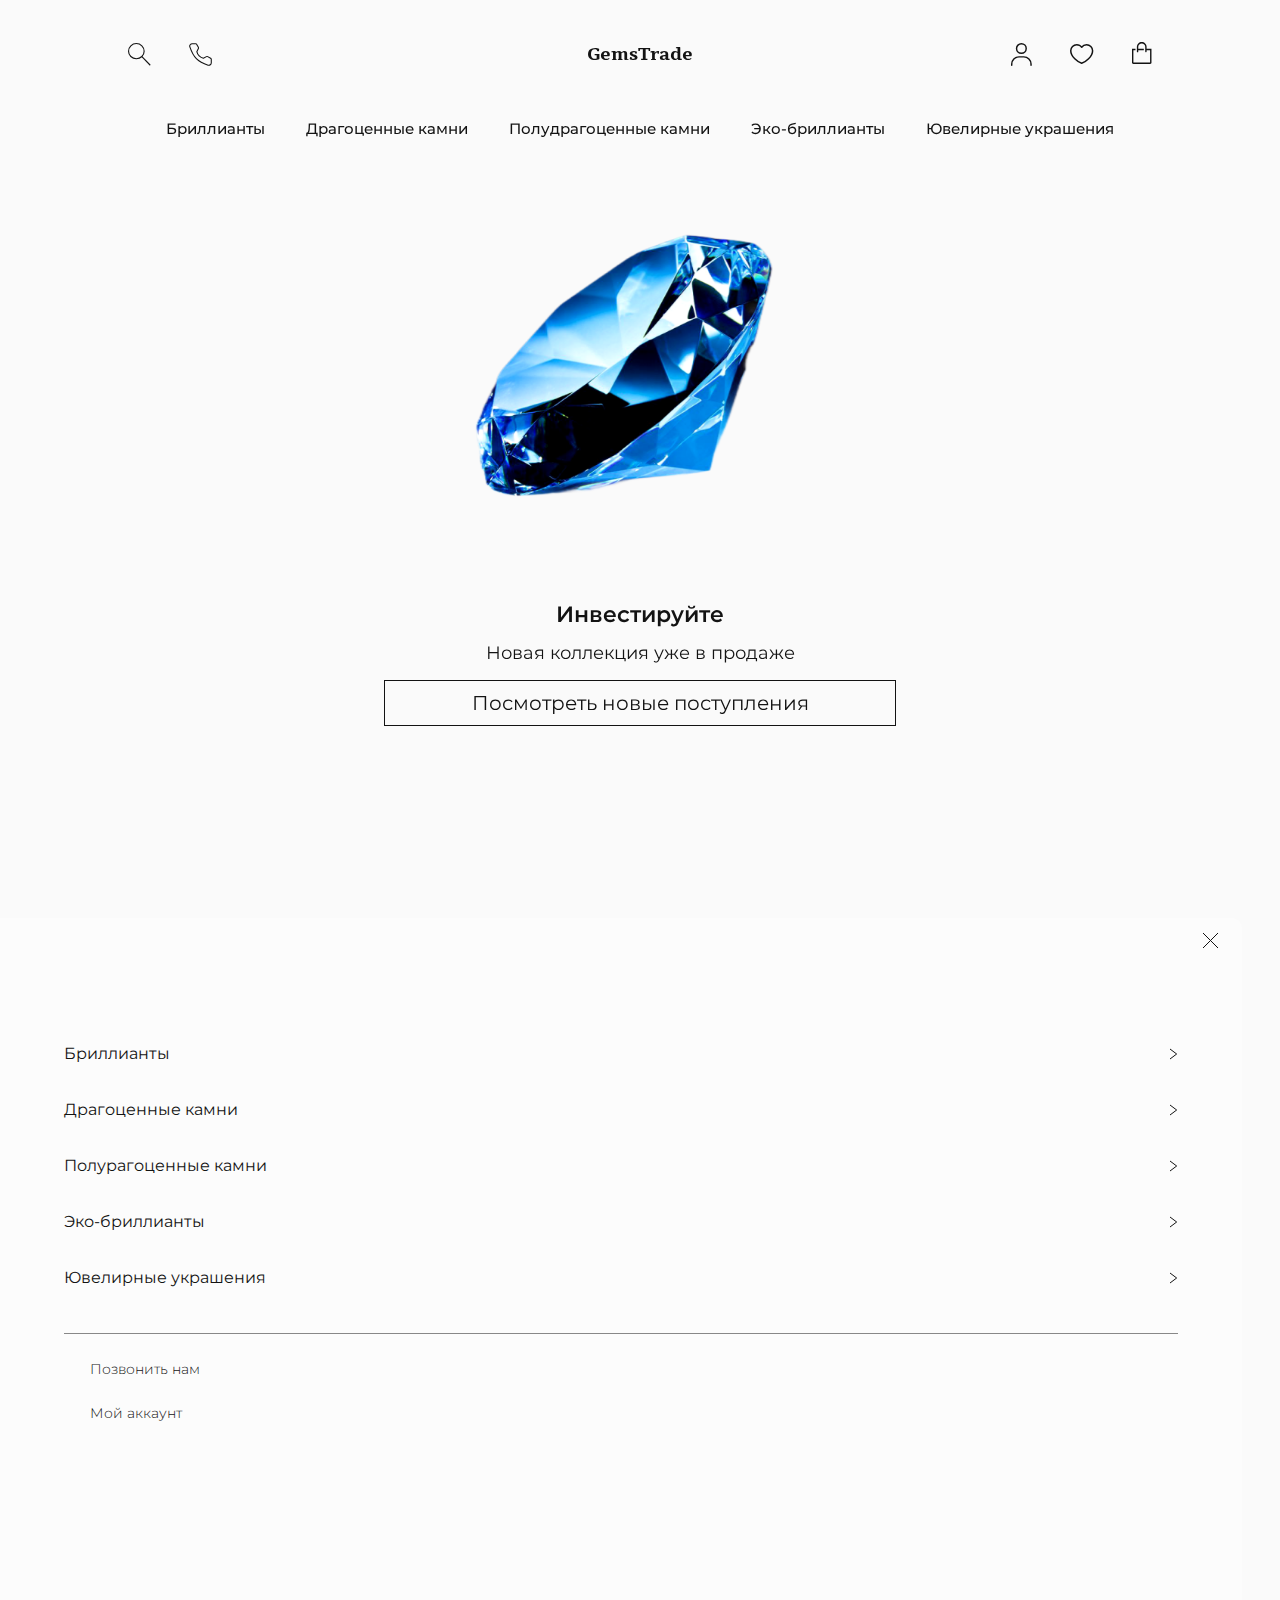
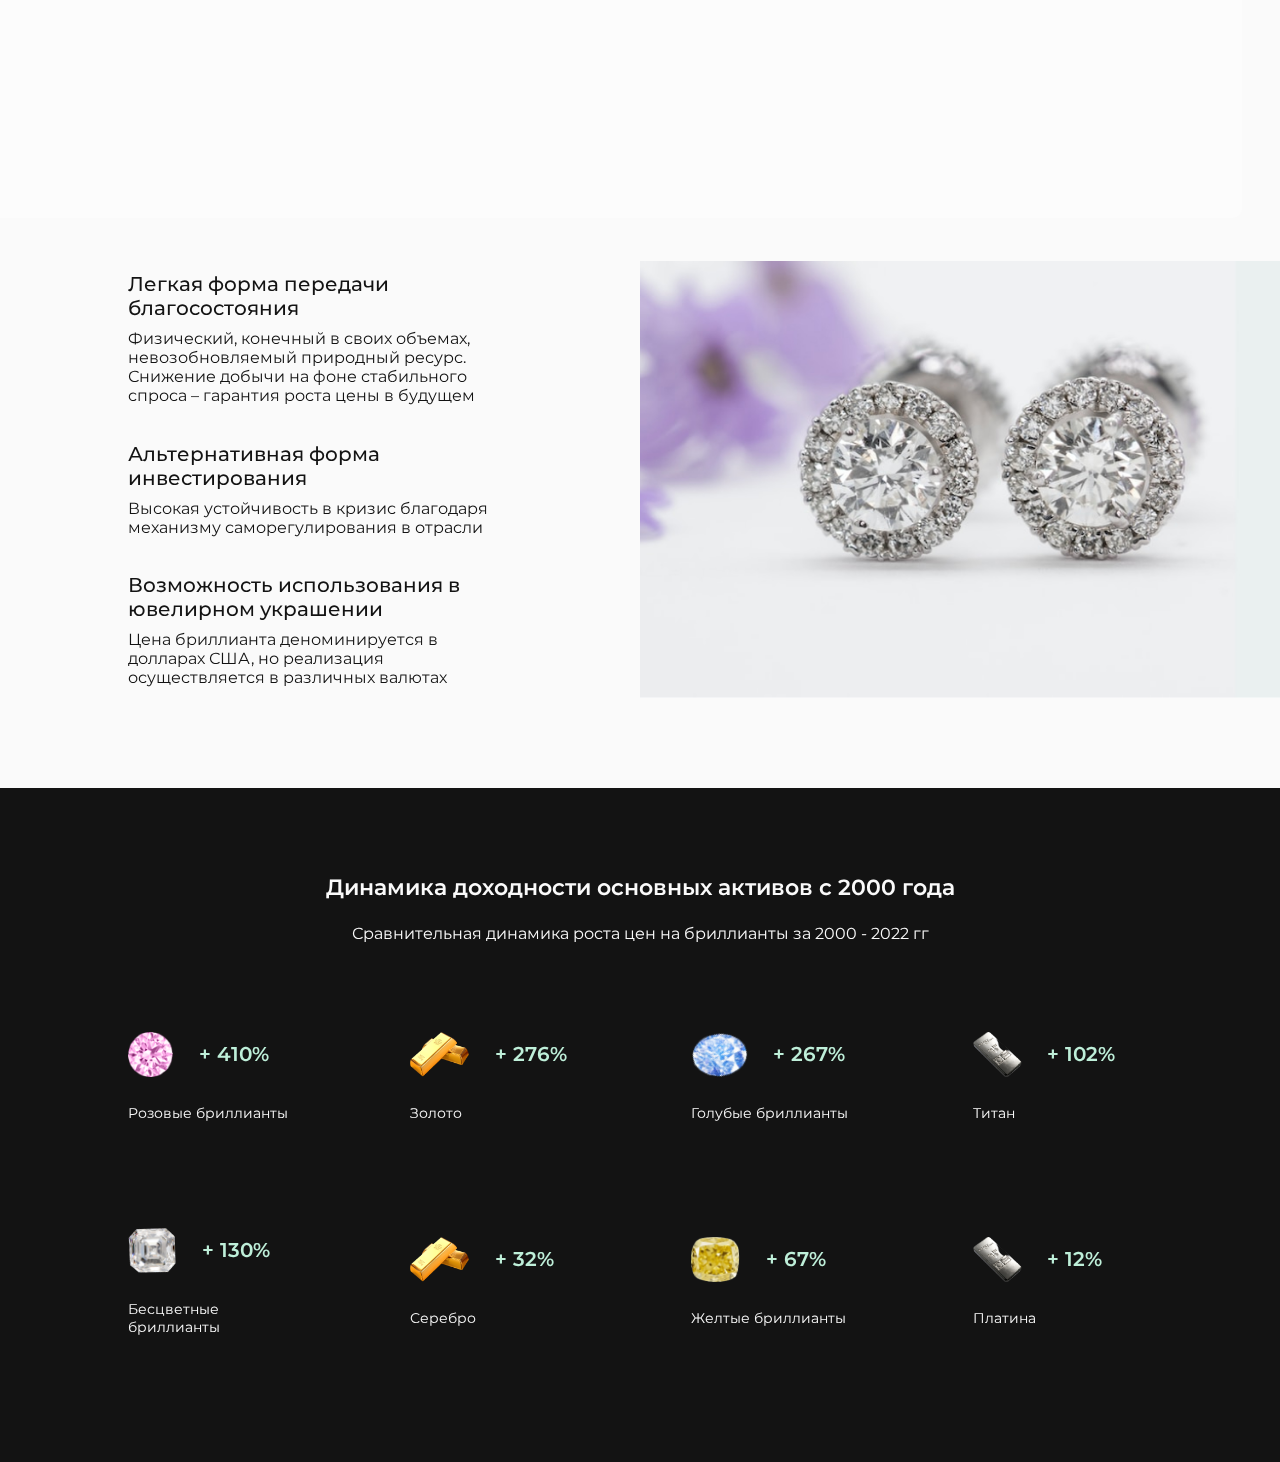
<file: index.html>
<!DOCTYPE html>
<html lang="en">
<head>
    <meta charset="UTF-8">
    <meta http-equiv="X-UA-Compatible" content="IE=edge">
    <meta name="viewport" content="width=device-width, initial-scale=1.0">
    <title>GemsTrade</title>
    <link rel="preconnect" href="https://fonts.googleapis.com">
    <link rel="preconnect" href="https://fonts.gstatic.com" crossorigin>
    <link href="https://fonts.googleapis.com/css2?family=Tienne:wght@400;700&display=swap" rel="stylesheet">
    <link href="https://fonts.googleapis.com/css?family=Montserrat:100,200,300,regular,500,600,700,800,900&display=swap" rel="stylesheet"/>
    <link rel="stylesheet" href="css/style.css">
    <link rel="stylesheet" href="https://cdn.jsdelivr.net/npm/swiper@8/swiper-bundle.min.css"/>
</head>
<body>
    <section class="section-1" id="head1">
        <div class="container">
            <div class="header">
                <nav class="nav-bar">
                    <svg class="close" width="17" height="17" viewBox="0 0 17 17" fill="none" xmlns="http://www.w3.org/2000/svg">
                        <path d="M1 1L16 16" stroke="#131313"/>
                        <path d="M1 16L16 1" stroke="#131313"/>
                    </svg>
                        
                    <ul class="nav-ul">
                        <a href="brilliants/brilliants.html" class="link">
                            <p class="link-p">Бриллианты</p>
                            <img src="img/menu-arrow.svg" alt="" class="nav-arrow">
                        </a>
                        <a href="" class="link">
                            <p class="link-p">Драгоценные камни</p>
                            <img src="img/menu-arrow.svg" alt="" class="nav-arrow">
                        </a>
                        <a href="" class="link">
                            <p class="link-p">Полурагоценные камни</p>
                            <img src="img/menu-arrow.svg" alt="" class="nav-arrow">
                        </a>
                        <a href="" class="link">
                            <p class="link-p">Эко-бриллианты</p>
                            <img src="img/menu-arrow.svg" alt="" class="nav-arrow">
                        </a>
                        <a href="" class="link">
                            <p class="link-p">Ювелирные украшения</p>
                            <img src="img/menu-arrow.svg" alt="" class="nav-arrow">
                        </a>
                    </ul>
                    <div class="hr-menu">
                        <hr class="hr-menu-hr">
                    </div>
                    <a href="" class="menu-bottom-link">
                        <img src="img/call-us.svg" alt="" class="call-us-img">
                        <p class="call-us-text">Позвонить нам</p>
                    </a>
                    <a href="authorize/authorize.html" class="menu-bottom-link">
                        <img src="img/account.svg" alt="" class="account-img">
                        <p class="call-us-text">Мой аккаунт</p>
                    </a>
                                           
                </nav>
                <div class="header-side-icons">
                    <svg class="burger" width="18" height="14" viewBox="0 0 18 14" fill="none" xmlns="http://www.w3.org/2000/svg">
                        <path d="M1 1H17" stroke="black" stroke-linecap="round" stroke-linejoin="round"/>
                        <path d="M1 7H17" stroke="black" stroke-linecap="round" stroke-linejoin="round"/>
                        <path d="M1 13H17" stroke="black" stroke-linecap="round" stroke-linejoin="round"/>
                    </svg>
                    <div class="search">
                        <img src="img/search.svg" alt="" class="search-img">
                    </div>
                    <div class="call">
                        <img src="img/call-us.svg" alt="" class="call-img">
                    </div>
                </div>
                <div class="logo">
                    <a href="index.html" class="logo-txt">GemsTrade</a>
                </div>
                <div class="header-side-icons right-icons">
                    <a href="authorize/authorize.html" class="acc">
                        <img src="img/account.svg" alt="" class="acc-img">
                    </a>
                    <div class="liked">
                        <a href="" class="liked-a">
                            <img src="img/liked.svg" alt="" class="liked-img">
                        </a>
                    </div>
                    <div class="cart">
                        <a href="" class="cart-a">
                            <img src="img/cart.svg" alt="" class="cart-img">
                        </a>
                    </div>
                </div>
                
            </div>
            <div class="nav-desk">
                <div class="nothing"></div>
                <ul class="nav-ul-desk">
                    <a href="brilliants/brilliants.html" class="link-desk link-brell">
                        <p class="link-p-desk">Бриллианты</p>
                    </a>
                    <a href="" class="link-desk link-gems">
                        <p class="link-p-desk">Драгоценные камни</p>
                        <div class="hovered-2">
                            <div class="hidden-nothing"></div>
                            <div class="gem-types-desk">
                                <a href="" class="gem-type-desk">
                                    <div class="gem-type-img-container-desk">
                                        <img src="img/izumrud.png" alt="" class="gem-type-img-desk">
                                    </div>
                                    <p class="gem-type-text-desk">Изумруд</p>
                                </a>
                                <a href="" class="gem-type-desk">
                                    <div class="gem-type-img-container-desk">
                                        <img src="img/ruby.png" alt="" class="gem-type-img-desk">
                                    </div>
                                    <p class="gem-type-text-desk">Рубин</p>
                                </a>
                                <a href="" class="gem-type-desk">
                                    <div class="gem-type-img-container-desk">
                                        <img src="img/sapphire.png" alt="" class="gem-type-img-desk">
                                    </div>
                                    <p class="gem-type-text-desk">Сапфир</p>
                                </a>
                                <a href="" class="gem-type-desk">
                                    <div class="gem-type-img-container-desk">
                                        <img src="img/ametist.png" alt="" class="gem-type-img-desk">
                                    </div>
                                    <p class="gem-type-text-desk">Аметист</p>
                                </a>
                                <a href="" class="gem-type-desk">
                                    <div class="gem-type-img-container-desk">
                                        <img src="img/topaz.png" alt="" class="gem-type-img-desk">
                                    </div>
                                    <p class="gem-type-text-desk">Топаз</p>
                                </a>
                            </div>
                            <div class="hovered-btns">
                                <a href="" class="watch-best">Смотреть лучшие предложения</a>
                                <a href="" class="watch-all">Все категории драгоценных камней</a>
                            </div>
                        </div>
                    </a>
                    <a href="" class="link-desk link-halfgems">
                        <p class="link-p-desk">Полудрагоценные камни</p>
                    </a>
                    <a href="" class="link-desk link-eko">
                        <p class="link-p-desk">Эко-бриллианты</p>
                    </a>
                    <a href="" class="link-desk link-juvel">
                        <p class="link-p-desk">Ювелирные украшения</p>
                    </a>
                </ul>
                <div class="nothing"></div>
            </div>
            
            <div class="swiper">
                <div class="swiper-wrapper">
                  <div class="swiper-slide">
                    <img src="img/brill-4.png" alt="Бриллиант" class="main-img">
                  </div>
                  <div class="swiper-slide">
                    <img src="img/brill-4.png" alt="Бриллиант" class="main-img">
                  </div>
                  <div class="swiper-slide">
                    <img src="img/brill-3.png" alt="Бриллиант" class="main-img">
                  </div>
                </div>
            </div>
            <div class="main-text-section">
                <h1 class="main-title">Инвестируйте</h1>
                <h3 class="main-subtitle">Новая коллекция уже в продаже</h3>
                <a href="" class="watch-new">
                    <p class="watch-new-p">Посмотреть новые поступления</p>
                </a>
            </div>
            <div class="nudge">
                <img src="img/nudge-down.svg" alt="" class="nudge-down">
            </div>
        </div>
        
    </section>
    <section class="advantages-section">
        <h1 class="advantages-title">Преимущества бриллиантов как формы альтернативной инвестиции</h1>
        <div class="advantages-both">
            <div class="advantages advantages-left">
                <div class="advantages-container">
                    <div class="advantage">
                        <h1 class="advantage-title">Защищает от инфляции</h1>
                        <p class="advantage-text">Физический, конечный в своих объемах, невозобновляемый природный ресурс. Снижение добычи на фоне стабильного спроса – гарантия роста цены в будущем</p>
                    </div>
                    <div class="advantage">
                        <h1 class="advantage-title">Снижает страховые риски</h1>
                        <p class="advantage-text">Максимальная концентрация стоимости на единицу веса. Позволяет легко хранить, перемещать и передавать актив</p>
                    </div>
                    <div class="advantage">
                        <h1 class="advantage-title">Защищает от валютных рисков</h1>
                        <p class="advantage-text">Цена бриллианта деноминируется в долларах США, но реализация осуществляется в различных валютах</p>
                    </div>
                </div>
                <img src="img/advantage-1.jpg" alt="" class="advantage-img">
            </div>
            <div class="advantages advantages-right">
                <div class="advantages-container">
                    <div class="advantage">
                        <h1 class="advantage-title">Легкая форма передачи благосостояния</h1>
                        <p class="advantage-text">Физический, конечный в своих объемах, невозобновляемый природный ресурс. Снижение добычи на фоне стабильного спроса – гарантия роста цены в будущем</p>
                    </div>
                    <div class="advantage">
                        <h1 class="advantage-title">Альтернативная форма инвестирования</h1>
                        <p class="advantage-text">Высокая устойчивость в кризис благодаря механизму саморегулирования в отрасли</p>
                    </div>
                    <div class="advantage">
                        <h1 class="advantage-title">Возможность использования в ювелирном украшении</h1>
                        <p class="advantage-text">Цена бриллианта деноминируется в долларах США, но реализация осуществляется в различных валютах</p>
                    </div>
                </div>
                <img src="img/advantage-2.jpg" alt="" class="advantage-img">
            </div>
        </div>
        
    </section>
    <section class="compare-section">
        <div class="compare-container">
            <h1 class="compare-title">Динамика доходности основных активов c 2000 года</h1>
            <h2 class="compare-subtitle">Сравнительная динамика роста цен на бриллианты за 2000 - 2022 гг</h2>
            <div class="compare-items">
                <div class="compare-item">
                    <div class="compare-item-top">
                        <img src="img/pink-diamond.png" alt="" class="compare-item-img">
                        <p class="compare-item-percent">+ 410%</p>
                    </div>
                    <p class="compare-item-name">Розовые бриллианты</p>
                </div>
                <div class="compare-item">
                    <div class="compare-item-top">
                        <img src="img/gold-compare.png" alt="" class="compare-item-img">
                        <p class="compare-item-percent">+ 276%</p>
                    </div>
                    <p class="compare-item-name">Золото</p>
                </div>
                <div class="compare-item">
                    <div class="compare-item-top">
                        <img src="img/blue-diamond.png" alt="" class="compare-item-img">
                        <p class="compare-item-percent">+ 267%</p>
                    </div>
                    <p class="compare-item-name">Голубые бриллианты</p>
                </div>
                <div class="compare-item">
                    <div class="compare-item-top">
                        <img src="img/silver-compare.png" alt="" class="compare-item-img">
                        <p class="compare-item-percent">+ 102%</p>
                    </div>
                    <p class="compare-item-name">Титан</p>
                </div>
                <div class="compare-item">
                    <div class="compare-item-top">
                        <img src="img/nocolor-diamond.png" alt="" class="compare-item-img">
                        <p class="compare-item-percent">+ 130%</p>
                    </div>
                    <p class="compare-item-name">Бесцветные бриллианты</p>
                </div>
                <div class="compare-item">
                    <div class="compare-item-top">
                        <img src="img/gold-compare.png" alt="" class="compare-item-img">
                        <p class="compare-item-percent">+ 32%</p>
                    </div>
                    <p class="compare-item-name">Серебро</p>
                </div>
                <div class="compare-item">
                    <div class="compare-item-top">
                        <img src="img/yellow-diamond.png" alt="" class="compare-item-img">
                        <p class="compare-item-percent">+ 67%</p>
                    </div>
                    <p class="compare-item-name">Желтые бриллианты</p>
                </div>
                <div class="compare-item">
                    <div class="compare-item-top">
                        <img src="img/silver-compare.png" alt="" class="compare-item-img">
                        <p class="compare-item-percent">+ 12%</p>
                    </div>
                    <p class="compare-item-name">Платина</p>
                </div>
            </div>
        </div>
        
        
    </section>
    <section class="section-2">
        <div class="container">
            <h1 class="section-title">Эксклюзивные драгоценные камни</h1>
            <div class="gems-types">
                <a href="" class="gem-type">
                    <div class="img-container">
                        <img src="img/izumrud.png" alt="" class="type-img">
                    </div>
                    <p class="type-text">Изумруд</p>
                </a>
                <a href="" class="gem-type">
                    <div class="img-container">
                        <img src="img/ruby.png" alt="" class="type-img">
                    </div>
                    <p class="type-text">Рубин</p>
                </a>
                <a href="" class="gem-type">
                    <div class="img-container">
                        <img src="img//sapphire.png" alt="" class="type-img">
                    </div>
                    <p class="type-text">Сапфир</p>
                </a>
                <a href="" class="gem-type">
                    <div class="img-container">
                        <img src="img/ametist.png" alt="" class="type-img">
                    </div>
                    <p class="type-text">Аметист</p>
                </a>
                
            </div>    
            <div class="btn-more-div">
                <a href="" class="btn-more">
                    <p class="btn-more-p">Подробнее</p>
                </a>    
            </div>
        </div>
    </section>
</body>
<script src="js/burger.js"></script>
<script src="https://cdn.jsdelivr.net/npm/swiper@8/swiper-bundle.min.js"></script>
<script src="js/mySwiper.js"></script>
</html>
</file>
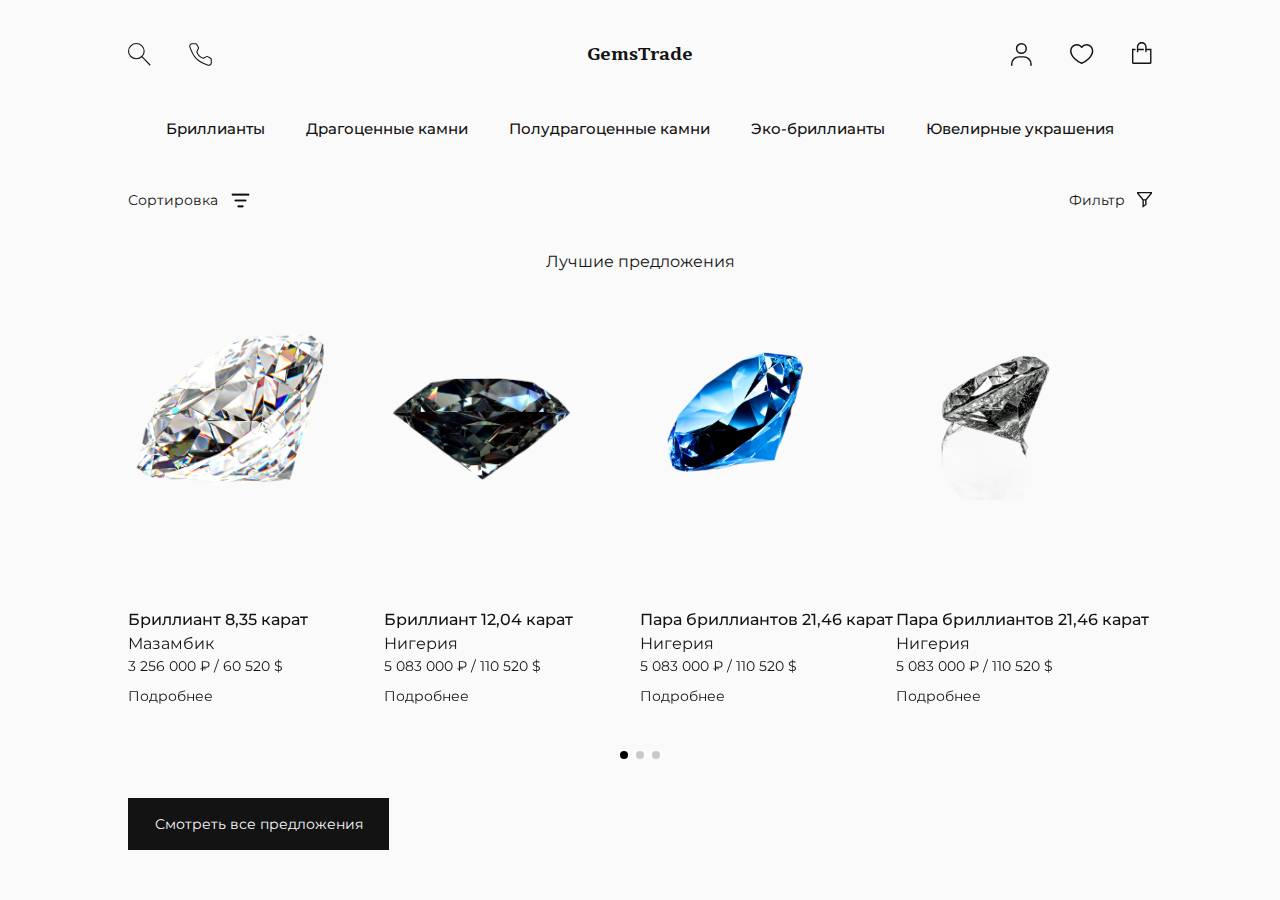
<file: brilliants/brilliants.html>
<!DOCTYPE html>
<html lang="en">
<head>
    <meta charset="UTF-8">
    <meta http-equiv="X-UA-Compatible" content="IE=edge">
    <meta name="viewport" content="width=device-width, initial-scale=1.0">
    <title>GemsTrade</title>
    <link rel="preconnect" href="https://fonts.googleapis.com">
    <link rel="preconnect" href="https://fonts.gstatic.com" crossorigin>
    <link href="https://fonts.googleapis.com/css2?family=Tienne:wght@400;700&display=swap" rel="stylesheet">
    <link href="https://fonts.googleapis.com/css?family=Montserrat:100,200,300,regular,500,600,700,800,900&display=swap" rel="stylesheet"/>
    <link rel="stylesheet" href="css/style.css">
    <link rel="stylesheet" href="https://cdn.jsdelivr.net/npm/swiper@8/swiper-bundle.min.css"/>
</head>
<body>
    <section class="section-1" id="head1">
        <div class="container">
            <div class="header">
                <nav class="nav-bar">
                    <svg class="close" width="17" height="17" viewBox="0 0 17 17" fill="none" xmlns="http://www.w3.org/2000/svg">
                        <path d="M1 1L16 16" stroke="#131313"/>
                        <path d="M1 16L16 1" stroke="#131313"/>
                    </svg>
                        
                    <ul class="nav-ul">
                        <a href="brilliants.html" class="link">
                            <p class="link-p">Бриллианты</p>
                            <img src="../img/menu-arrow.svg" alt="" class="nav-arrow">
                        </a>
                        <a href="" class="link">
                            <p class="link-p">Драгоценные камни</p>
                            <img src="../img/menu-arrow.svg" alt="" class="nav-arrow">
                        </a>
                        <a href="" class="link">
                            <p class="link-p">Полурагоценные камни</p>
                            <img src="../img/menu-arrow.svg" alt="" class="nav-arrow">
                        </a>
                        <a href="" class="link">
                            <p class="link-p">Эко-бриллианты</p>
                            <img src="../img/menu-arrow.svg" alt="" class="nav-arrow">
                        </a>
                        <a href="" class="link">
                            <p class="link-p">Ювелирные украшения</p>
                            <img src="../img/menu-arrow.svg" alt="" class="nav-arrow">
                        </a>
                    </ul>
                    <div class="hr-menu">
                        <hr class="hr-menu-hr">
                    </div>
                    <a href="" class="menu-bottom-link">
                        <img src="../img/call-us.svg" alt="" class="call-us-img">
                        <p class="call-us-text">Позвонить нам</p>
                    </a>
                    <a href="../authorize/authorize.html" class="menu-bottom-link">
                        <img src="../img/account.svg" alt="" class="account-img">
                        <p class="call-us-text">Мой аккаунт</p>
                    </a>
                                           
                </nav>
                <div class="header-side-icons">
                    <svg class="burger" width="18" height="14" viewBox="0 0 18 14" fill="none" xmlns="http://www.w3.org/2000/svg">
                        <path d="M1 1H17" stroke="black" stroke-linecap="round" stroke-linejoin="round"/>
                        <path d="M1 7H17" stroke="black" stroke-linecap="round" stroke-linejoin="round"/>
                        <path d="M1 13H17" stroke="black" stroke-linecap="round" stroke-linejoin="round"/>
                    </svg>
                    <div class="search">
                        <img src="../img/search.svg" alt="" class="search-img">
                    </div>
                    <div class="call">
                        <img src="../img/call-us.svg" alt="" class="call-img">
                    </div>
                </div>
                <div class="logo">
                    <a href="../index.html" class="logo-txt">GemsTrade</a>
                </div>
                <div class="header-side-icons right-icons">
                    <a href="../authorize/authorize.html" class="acc">
                        <img src="../img/account.svg" alt="" class="acc-img">
                    </a>
                    <div class="liked">
                        <a href="" class="liked-a">
                            <img src="../img/liked.svg" alt="" class="liked-img">
                        </a>
                    </div>
                    <div class="cart">
                        <a href="" class="cart-a">
                            <img src="../img/cart.svg" alt="" class="cart-img">
                        </a>
                    </div>
                </div>
                
            </div>
            <div class="nav-desk">
                <div class="nothing"></div>
                <ul class="nav-ul-desk">
                    <a href="" class="link-desk link-brell">
                        <p class="link-p-desk">Бриллианты</p>
                    </a>
                    <a href="" class="link-desk link-gems">
                        <p class="link-p-desk">Драгоценные камни</p>
                        <div class="hovered-2">
                            <div class="hidden-nothing"></div>
                            <div class="gem-types-desk">
                                <a href="" class="gem-type-desk">
                                    <div class="gem-type-img-container-desk">
                                        <img src="../img/izumrud.png" alt="" class="gem-type-img-desk">
                                    </div>
                                    <p class="gem-type-text-desk">Изумруд</p>
                                </a>
                                <a href="" class="gem-type-desk">
                                    <div class="gem-type-img-container-desk">
                                        <img src="../img/ruby.png" alt="" class="gem-type-img-desk">
                                    </div>
                                    <p class="gem-type-text-desk">Рубин</p>
                                </a>
                                <a href="" class="gem-type-desk">
                                    <div class="gem-type-img-container-desk">
                                        <img src="../img/sapphire.png" alt="" class="gem-type-img-desk">
                                    </div>
                                    <p class="gem-type-text-desk">Сапфир</p>
                                </a>
                                <a href="" class="gem-type-desk">
                                    <div class="gem-type-img-container-desk">
                                        <img src="../img/ametist.png" alt="" class="gem-type-img-desk">
                                    </div>
                                    <p class="gem-type-text-desk">Аметист</p>
                                </a>
                                <a href="" class="gem-type-desk">
                                    <div class="gem-type-img-container-desk">
                                        <img src="../img/topaz.png" alt="" class="gem-type-img-desk">
                                    </div>
                                    <p class="gem-type-text-desk">Топаз</p>
                                </a>
                            </div>
                            <div class="hovered-btns">
                                <a href="" class="watch-best">Смотреть лучшие предложения</a>
                                <a href="" class="watch-all">Все категории драгоценных камней</a>
                            </div>
                        </div>
                    </a>
                    <a href="" class="link-desk link-halfgems">
                        <p class="link-p-desk">Полудрагоценные камни</p>
                    </a>
                    <a href="" class="link-desk link-eko">
                        <p class="link-p-desk">Эко-бриллианты</p>
                    </a>
                    <a href="" class="link-desk link-juvel">
                        <p class="link-p-desk">Ювелирные украшения</p>
                    </a>
                </ul>
                <div class="nothing"></div>
            </div>
        </div>
        <div class="catalog">
            <div class="catalog-container">
                <div class="sort-filt">
                    <div class="sort">
                        <div class="sort-btn">
                            <p class="sort-filt-p">Сортировка</p>
                            <img src="../img/sort.svg" alt="" class="sort-filt-img">
                        </div>
                        <div class="sort-field">
                            <a href="" class="sort-date">
                                <p class="sort-date-p">По дате</p>
                                <img src="../img/date.svg" alt="" class="sort-date-img">
                            </a>
                            <a href="" class="sort-price-up">
                                <p class="sort-price-up-p">Цена по возрастанию</p>
                                <img src="../img/price-up.svg" alt="" class="sort-price-up-img">
                            </a>
                            <a href="" class="sort-price-down">
                                <p class="sort-price-down-p">Цена по убыванию</p>
                                <img src="../img/price-down.svg" alt="" class="sort-price-down-img">
                            </a>
                        </div>
                    </div>
                    <a href="" class="filt">
                        <p class="sort-filt-p">Фильтр</p>
                        <img src="../img/filter.svg" alt="" class="sort-filt-img">
                    </a>
                    
                </div>
                <h1 class="best-h1">Лучшие предложения</h1>
                <div class="cards">
                    <a href="cards/345.html" class="card">
                        <div class="card-container">
                            <div class="like-container">
                                <img src="../img/liked-card.svg" alt="" class="like-card">
                            </div>
                            <div class="card-img-container">
                                <img src="../img/brill-1cut.png" alt="" class="card-img">
                            </div>
                            <p class="card-price">5 083 000₽ / 110 520$</p>
                            <h1 class="card-title">Бриллиант 12,04 карат</h1>
                            <p class="card-country">Нигерия</p>
                            
                            <p class="card-other-info">форма маркиз, чистота SP1, цвет черный</p>
                            <p class="card-btn">Подробнее</p>
                        </div>
                        
                    </a>
                    <a href="cards/345.html" class="card">
                        <div class="card-container">
                            <div class="like-container">
                                <img src="../img/liked-card.svg" alt="" class="like-card">
                            </div>
                            <div class="card-img-container">
                                <img src="../img/brill-2cut.png" alt="" class="card-img">
                            </div>
                            <p class="card-price">3 256 000₽ / 60 520$</p>
                            <h1 class="card-title">Бриллиант 8,35 карат</h1>
                            <p class="card-country">Мозамбик</p>
                            <p class="card-other-info">форма маркиз, чистота SP1, цвет черный</p>
                            <p class="card-btn">Подробнее</p>
                        </div>
                    </a>
                    <a href="cards/345.html" class="card">
                        <div class="card-container">
                            <div class="like-container">
                                <img src="../img/liked-card.svg" alt="" class="like-card">
                            </div>
                            <div class="card-img-container">
                                <img src="../img/brill-3cut.png" alt="" class="card-img">
                            </div>
                            <p class="card-price">5 083 000₽ / 110 520$</p>
                            <h1 class="card-title">Бриллиант 12,04 карат</h1>
                            <p class="card-country">Нигерия</p>
                            <p class="card-other-info">форма маркиз, чистота SP1, цвет черный</p>
                            <p class="card-btn">Подробнее</p>
                        </div>
                    </a>
                    <a href="cards/345.html" class="card">
                        <div class="card-container">
                            <div class="like-container">
                                <img src="../img/liked-card.svg" alt="" class="like-card">
                            </div>
                            <div class="card-img-container">
                                <img src="../img/brill-4cut.png" alt="" class="card-img">
                            </div>
                            <p class="card-price">5 083 000₽ / 110 520$</p>
                            <h1 class="card-title">Бриллиант 12,04 карат</h1>
                            <p class="card-country">Нигерия</p>
                            <p class="card-other-info">форма маркиз, чистота SP1, цвет черный</p>
                            <p class="card-btn">Подробнее</p>
                        </div>
                    </a>
                    
                </div>
                <a href="" class="watch-all-tel">
                    <p class="watch-all-p-tel">Смотреть все предложения</p>
                </a>
                <div class="cards-desk">
                    <div class="swiper">
                        <!-- Additional required wrapper -->
                        <div class="swiper-wrapper">
                          <!-- Slides -->
                          <div class="swiper-slide">
                            <a href="cards/25.html" class="card">
                                <div class="card-img-container">
                                    <img src="../img/brill-2.png" alt="" class="card-img">
                                </div>
                                <h1 class="card-title">Бриллиант 8,35 карат</h1>
                                <p class="card-country">Мазамбик</p>
                                <p class="card-price">3 256 000 ₽ / 60 520 $</p>
                                <p class="card-btn">Подробнее</p>
                            </a>
                          </div>
                          <div class="swiper-slide">
                            <a href="cards/345.html" class="card">
                                <div class="card-img-container">
                                    <img src="../img/brill-1.png" alt="" class="card-img">
                                </div>
                                <h1 class="card-title">Бриллиант 12,04 карат</h1>
                                <p class="card-country">Нигерия</p>
                                <p class="card-price">5 083 000 ₽ / 110 520 $</p>
                                <p class="card-btn">Подробнее</p>
                            </a>
                          </div>
                          <div class="swiper-slide">
                            <a href="cards/732.html" class="card">
                                <div class="card-img-container">
                                    <img src="../img/brill-4.png" alt="" class="card-img">
                                </div>
                                <h1 class="card-title">Пара бриллиантов 21,46 карат</h1>
                                <p class="card-country">Нигерия</p>
                                <p class="card-price">5 083 000 ₽ / 110 520 $</p>
                                <p class="card-btn">Подробнее</p>
                            </a>
                          </div>
                          <div class="swiper-slide">
                            <a href="cards/230.html" class="card">
                                <div class="card-img-container">
                                    <img src="../img/brill-3.png" alt="" class="card-img">
                                </div>
                                <h1 class="card-title">Пара бриллиантов 21,46 карат</h1>
                                <p class="card-country">Нигерия</p>
                                <p class="card-price">5 083 000 ₽ / 110 520 $</p>
                                <p class="card-btn">Подробнее</p>
                            </a>
                          </div>
                          <div class="swiper-slide">
                            <a href="" class="card">
                                <div class="card-img-container">
                                    <img src="../img/ametist.jpg" alt="" class="card-img">
                                </div>
                                <h1 class="card-title">Пара бриллиантов 21,46 карат</h1>
                                <p class="card-country">Нигерия</p>
                                <p class="card-price">5 083 000 ₽ / 110 520 $</p>
                                <p class="card-btn">Подробнее</p>
                            </a>
                          </div>
                          <div class="swiper-slide">
                            <a href="" class="card">
                                <div class="card-img-container">
                                    <img src="../img/topaz.jpg" alt="" class="card-img">
                                </div>
                                <h1 class="card-title">Пара бриллиантов 21,46 карат</h1>
                                <p class="card-country">Нигерия</p>
                                <p class="card-price">5 083 000 ₽ / 110 520 $</p>
                                <p class="card-btn">Подробнее</p>
                            </a>
                          </div>
                          <div class="swiper-slide">
                            <a href="" class="card">
                                <div class="card-img-container">
                                    <img src="../img/izumrud.jpg" alt="" class="card-img">
                                </div>
                                <h1 class="card-title">Пара бриллиантов 21,46 карат</h1>
                                <p class="card-country">Нигерия</p>
                                <p class="card-price">5 083 000 ₽ / 110 520 $</p>
                                <p class="card-btn">Подробнее</p>
                            </a>
                          </div>
                          <div class="swiper-slide">
                            <a href="" class="card">
                                <div class="card-img-container">
                                    <img src="../img/ruby.jpg" alt="" class="card-img">
                                </div>
                                <h1 class="card-title">Пара бриллиантов 21,46 карат</h1>
                                <p class="card-country">Нигерия</p>
                                <p class="card-price">5 083 000 ₽ / 110 520 $</p>
                                <p class="card-btn">Подробнее</p>
                            </a>
                          </div>
                          <div class="swiper-slide">
                            <a href="" class="card">
                                <div class="card-img-container">
                                    <img src="../img/brill-1.png" alt="" class="card-img">
                                </div>
                                <h1 class="card-title">Бриллиант 12,04 карат</h1>
                                <p class="card-country">Нигерия</p>
                                <p class="card-price">5 083 000 ₽ / 110 520 $</p>
                                <p class="card-btn">Подробнее</p>
                            </a>
                          </div>
                          <div class="swiper-slide">
                            <a href="" class="card">
                                <div class="card-img-container">
                                    <img src="../img/topaz.jpg" alt="" class="card-img">
                                </div>
                                <h1 class="card-title">Пара бриллиантов 21,46 карат</h1>
                                <p class="card-country">Нигерия</p>
                                <p class="card-price">5 083 000 ₽ / 110 520 $</p>
                                <p class="card-btn">Подробнее</p>
                            </a>
                          </div>
                          <div class="swiper-slide">
                            <a href="" class="card">
                                <div class="card-img-container">
                                    <img src="../img/izumrud.jpg" alt="" class="card-img">
                                </div>
                                <h1 class="card-title">Пара бриллиантов 21,46 карат</h1>
                                <p class="card-country">Нигерия</p>
                                <p class="card-price">5 083 000 ₽ / 110 520 $</p>
                                <p class="card-btn">Подробнее</p>
                            </a>
                          </div>
                          <div class="swiper-slide">
                            <a href="cards/732.html" class="card">
                                <div class="card-img-container">
                                    <img src="../img/brill-4.png" alt="" class="card-img">
                                </div>
                                <h1 class="card-title">Пара бриллиантов 21,46 карат</h1>
                                <p class="card-country">Нигерия</p>
                                <p class="card-price">5 083 000 ₽ / 110 520 $</p>
                                <p class="card-btn">Подробнее</p>
                            </a>
                          </div>
                        </div>
                        <div class="swiper-pagination"></div>
                      </div>
                    <a href="" class="watch-all">
                        <p class="watch-all-p">Смотреть все предложения</p>
                    </a>
                </div>
            </div>
        </div>
        
    </section>
</body>
<script src="../js/burger.js"></script>
<script src="https://cdn.jsdelivr.net/npm/swiper@8/swiper-bundle.min.js"></script>
<script src="js/mySwiper.js"></script>
</html>
</file>
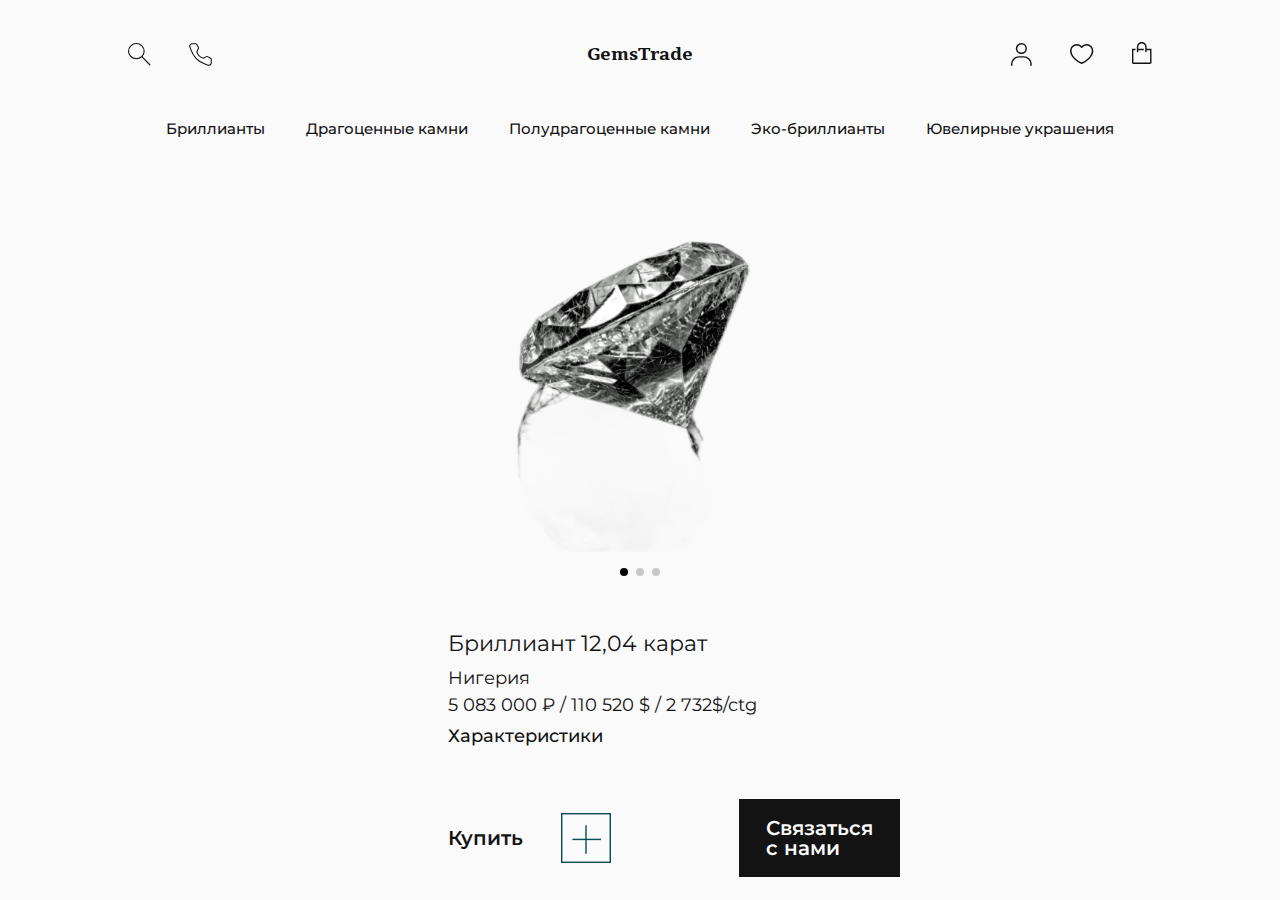
<file: brilliants/cards/230.html>
<!DOCTYPE html>
<html lang="en">
<head>
    <meta charset="UTF-8">
    <meta http-equiv="X-UA-Compatible" content="IE=edge">
    <meta name="viewport" content="width=device-width, initial-scale=1.0">
    <title>GemsTrade</title>
    <link rel="preconnect" href="https://fonts.googleapis.com">
    <link rel="preconnect" href="https://fonts.gstatic.com" crossorigin>
    <link href="https://fonts.googleapis.com/css2?family=Tienne:wght@400;700&display=swap" rel="stylesheet">
    <link href="https://fonts.googleapis.com/css?family=Montserrat:100,200,300,regular,500,600,700,800,900&display=swap" rel="stylesheet"/>
    <link rel="stylesheet" href="../../css/style.css">
    <link rel="stylesheet" href="https://cdn.jsdelivr.net/npm/swiper@8/swiper-bundle.min.css"/>
</head>
<body>
    <section class="section-1" id="head1">
        <div class="container">
            <div class="header">
                <nav class="nav-bar">
                    <svg class="close" width="17" height="17" viewBox="0 0 17 17" fill="none" xmlns="http://www.w3.org/2000/svg">
                        <path d="M1 1L16 16" stroke="#131313"/>
                        <path d="M1 16L16 1" stroke="#131313"/>
                    </svg>
                        
                    <ul class="nav-ul">
                        <a href="../brilliants.html" class="link">
                            <p class="link-p">Бриллианты</p>
                            <img src="../../img/menu-arrow.svg" alt="" class="nav-arrow">
                        </a>
                        <a href="" class="link">
                            <p class="link-p">Драгоценные камни</p>
                            <img src="../../img/menu-arrow.svg" alt="" class="nav-arrow">
                        </a>
                        <a href="" class="link">
                            <p class="link-p">Полурагоценные камни</p>
                            <img src="../../img/menu-arrow.svg" alt="" class="nav-arrow">
                        </a>
                        <a href="" class="link">
                            <p class="link-p">Эко-бриллианты</p>
                            <img src="../../img/menu-arrow.svg" alt="" class="nav-arrow">
                        </a>
                        <a href="" class="link">
                            <p class="link-p">Ювелирные украшения</p>
                            <img src="../../img/menu-arrow.svg" alt="" class="nav-arrow">
                        </a>
                    </ul>
                    <div class="hr-menu">
                        <hr class="hr-menu-hr">
                    </div>
                    <a href="" class="menu-bottom-link">
                        <img src="../../img/call-us.svg" alt="" class="call-us-img">
                        <p class="call-us-text">Позвонить нам</p>
                    </a>
                    <a href="../../authorize/authorize.html" class="menu-bottom-link">
                        <img src="../../img/account.svg" alt="" class="account-img">
                        <p class="call-us-text">Мой аккаунт</p>
                    </a>
                                           
                </nav>
                <div class="header-side-icons">
                    <svg class="burger" width="18" height="14" viewBox="0 0 18 14" fill="none" xmlns="http://www.w3.org/2000/svg">
                        <path d="M1 1H17" stroke="black" stroke-linecap="round" stroke-linejoin="round"/>
                        <path d="M1 7H17" stroke="black" stroke-linecap="round" stroke-linejoin="round"/>
                        <path d="M1 13H17" stroke="black" stroke-linecap="round" stroke-linejoin="round"/>
                    </svg>
                    <div class="search">
                        <img src="../../img/search.svg" alt="" class="search-img">
                    </div>
                    <div class="call">
                        <img src="../../img/call-us.svg" alt="" class="call-img">
                    </div>
                </div>
                <div class="logo">
                    <a href="../../index.html" class="logo-txt">GemsTrade</a>
                </div>
                <div class="header-side-icons right-icons">
                    <a href="../../authorize/authorize.html" class="acc">
                        <img src="../../img/account.svg" alt="" class="acc-img">
                    </a>
                    <div class="liked">
                        <a href="" class="liked-a">
                            <img src="../../img/liked.svg" alt="" class="liked-img">
                        </a>
                    </div>
                    <div class="cart">
                        <a href="" class="cart-a">
                            <img src="../../img/cart.svg" alt="" class="cart-img">
                        </a>
                    </div>
                </div>
                
            </div>
            <div class="nav-desk">
                <div class="nothing"></div>
                <ul class="nav-ul-desk">
                    <a href="../brilliants.html" class="link-desk link-brell">
                        <p class="link-p-desk">Бриллианты</p>
                    </a>
                    <a href="" class="link-desk link-gems">
                        <p class="link-p-desk">Драгоценные камни</p>
                        <div class="hovered-2">
                            <div class="hidden-nothing"></div>
                            <div class="gem-types-desk">
                                <a href="" class="gem-type-desk">
                                    <div class="gem-type-img-container-desk">
                                        <img src="../../img/izumrud.png" alt="" class="gem-type-img-desk">
                                    </div>
                                    <p class="gem-type-text-desk">Изумруд</p>
                                </a>
                                <a href="" class="gem-type-desk">
                                    <div class="gem-type-img-container-desk">
                                        <img src="../../img/ruby.png" alt="" class="gem-type-img-desk">
                                    </div>
                                    <p class="gem-type-text-desk">Рубин</p>
                                </a>
                                <a href="" class="gem-type-desk">
                                    <div class="gem-type-img-container-desk">
                                        <img src="../../img/sapphire.png" alt="" class="gem-type-img-desk">
                                    </div>
                                    <p class="gem-type-text-desk">Сапфир</p>
                                </a>
                                <a href="" class="gem-type-desk">
                                    <div class="gem-type-img-container-desk">
                                        <img src="../../img/ametist.png" alt="" class="gem-type-img-desk">
                                    </div>
                                    <p class="gem-type-text-desk">Аметист</p>
                                </a>
                                <a href="" class="gem-type-desk">
                                    <div class="gem-type-img-container-desk">
                                        <img src="../../img/topaz.png" alt="" class="gem-type-img-desk">
                                    </div>
                                    <p class="gem-type-text-desk">Топаз</p>
                                </a>
                            </div>
                            <div class="hovered-btns">
                                <a href="" class="watch-best">Смотреть лучшие предложения</a>
                                <a href="" class="watch-all">Все категории драгоценных камней</a>
                            </div>
                        </div>
                    </a>
                    <a href="" class="link-desk link-halfgems">
                        <p class="link-p-desk">Полудрагоценные камни</p>
                    </a>
                    <a href="" class="link-desk link-eko">
                        <p class="link-p-desk">Эко-бриллианты</p>
                    </a>
                    <a href="" class="link-desk link-juvel">
                        <p class="link-p-desk">Ювелирные украшения</p>
                    </a>
                </ul>
                <div class="nothing"></div>
            </div>
        </div>
        <div class="selected-card">
            <div class="selected-card-container">
                
                <a href="../brilliants.html" class="back">
                    <img src="../../img/back.svg" alt="" class="back-img">
                </a>
                <div class="swiper">
                    <!-- Additional required wrapper -->
                    <div class="swiper-wrapper">
                      <!-- Slides -->
                      <div class="swiper-slide">
                        <div class="selected-card-img-container">
                            <img src="../../img/brill-3.png" alt="" class="selected-card-img">
                        </div>
                      </div>
                      <div class="swiper-slide">
                        <div class="selected-card-img-container">
                            <img src="../../img/brill-3.png" alt="" class="selected-card-img">
                        </div>
                      </div>
                      <div class="swiper-slide">
                        <div class="selected-card-img-container">
                            <img src="../../img/brill-3.png" alt="" class="selected-card-img">
                        </div>
                      </div>
                    </div>
                    <!-- If we need pagination -->
                    <div class="swiper-pagination"></div>
                  
                </div>
                <div class="card-field"> 
                    <h1 class="card-selected-title">Бриллиант 12,04 карат</h1>
                    <p class="card-selected-country">Нигерия</p>
                    <p class="card-selected-price">5 083 000 ₽ / 110 520 $ / 2 732$/ctg</p>
                    <p class="card-selected-character">Характеристики</p>
                    <div class="selected-buy-call">
                        <div class="selected-buy">
                            <p class="selected-buy-p">Купить</p>
                            <img src="../../img/cross.svg" alt="" class="selected-buy-img">
                        </div>
                        <a href="" class="selected-call">
                            <p class="selected-call-p">Связаться с нами</p>
                        </a>
                    </div>
                </div>
            </div>
        </div>
    </section>
</body>
<script src="../../js/burger.js"></script>
<script src="https://cdn.jsdelivr.net/npm/swiper@8/swiper-bundle.min.js"></script>
<script src="js/cardSwiper.js"></script>
</html>
</file>
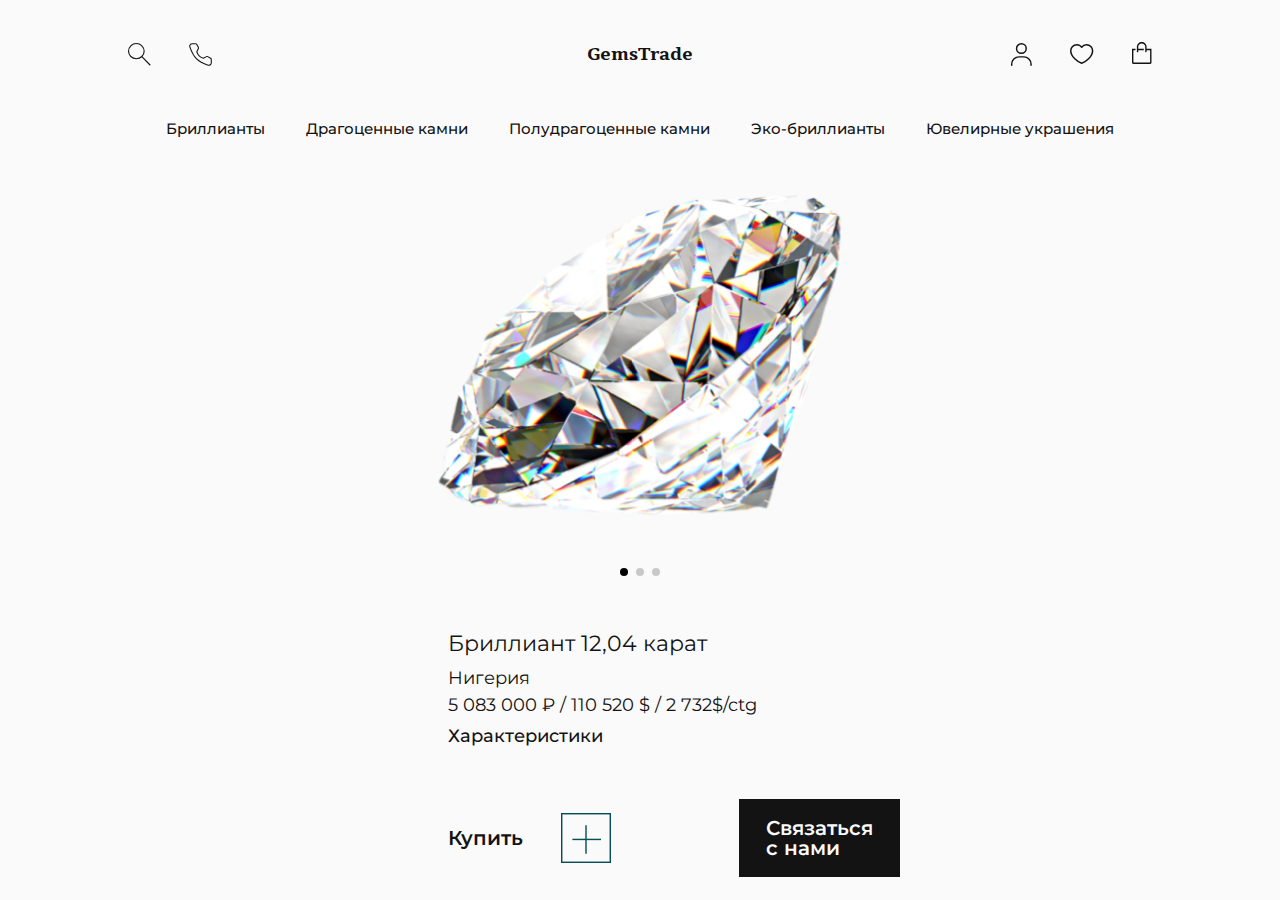
<file: brilliants/cards/25.html>
<!DOCTYPE html>
<html lang="en">
<head>
    <meta charset="UTF-8">
    <meta http-equiv="X-UA-Compatible" content="IE=edge">
    <meta name="viewport" content="width=device-width, initial-scale=1.0">
    <title>GemsTrade</title>
    <link rel="preconnect" href="https://fonts.googleapis.com">
    <link rel="preconnect" href="https://fonts.gstatic.com" crossorigin>
    <link href="https://fonts.googleapis.com/css2?family=Tienne:wght@400;700&display=swap" rel="stylesheet">
    <link href="https://fonts.googleapis.com/css?family=Montserrat:100,200,300,regular,500,600,700,800,900&display=swap" rel="stylesheet"/>
    <link rel="stylesheet" href="../../css/style.css">
    <link rel="stylesheet" href="https://cdn.jsdelivr.net/npm/swiper@8/swiper-bundle.min.css"/>
</head>
<body>
    <section class="section-1" id="head1">
        <div class="container">
            <div class="header">
                <nav class="nav-bar">
                    <svg class="close" width="17" height="17" viewBox="0 0 17 17" fill="none" xmlns="http://www.w3.org/2000/svg">
                        <path d="M1 1L16 16" stroke="#131313"/>
                        <path d="M1 16L16 1" stroke="#131313"/>
                    </svg>
                        
                    <ul class="nav-ul">
                        <a href="../brilliants.html" class="link">
                            <p class="link-p">Бриллианты</p>
                            <img src="../../img/menu-arrow.svg" alt="" class="nav-arrow">
                        </a>
                        <a href="" class="link">
                            <p class="link-p">Драгоценные камни</p>
                            <img src="../../img/menu-arrow.svg" alt="" class="nav-arrow">
                        </a>
                        <a href="" class="link">
                            <p class="link-p">Полурагоценные камни</p>
                            <img src="../../img/menu-arrow.svg" alt="" class="nav-arrow">
                        </a>
                        <a href="" class="link">
                            <p class="link-p">Эко-бриллианты</p>
                            <img src="../../img/menu-arrow.svg" alt="" class="nav-arrow">
                        </a>
                        <a href="" class="link">
                            <p class="link-p">Ювелирные украшения</p>
                            <img src="../../img/menu-arrow.svg" alt="" class="nav-arrow">
                        </a>
                    </ul>
                    <div class="hr-menu">
                        <hr class="hr-menu-hr">
                    </div>
                    <a href="" class="menu-bottom-link">
                        <img src="../../img/call-us.svg" alt="" class="call-us-img">
                        <p class="call-us-text">Позвонить нам</p>
                    </a>
                    <a href="../../authorize/authorize.html" class="menu-bottom-link">
                        <img src="../../img/account.svg" alt="" class="account-img">
                        <p class="call-us-text">Мой аккаунт</p>
                    </a>
                                           
                </nav>
                <div class="header-side-icons">
                    <svg class="burger" width="18" height="14" viewBox="0 0 18 14" fill="none" xmlns="http://www.w3.org/2000/svg">
                        <path d="M1 1H17" stroke="black" stroke-linecap="round" stroke-linejoin="round"/>
                        <path d="M1 7H17" stroke="black" stroke-linecap="round" stroke-linejoin="round"/>
                        <path d="M1 13H17" stroke="black" stroke-linecap="round" stroke-linejoin="round"/>
                    </svg>
                    <div class="search">
                        <img src="../../img/search.svg" alt="" class="search-img">
                    </div>
                    <div class="call">
                        <img src="../../img/call-us.svg" alt="" class="call-img">
                    </div>
                </div>
                <div class="logo">
                    <a href="../../index.html" class="logo-txt">GemsTrade</a>
                </div>
                <div class="header-side-icons right-icons">
                    <a href="../../authorize/authorize.html" class="acc">
                        <img src="../../img/account.svg" alt="" class="acc-img">
                    </a>
                    <div class="liked">
                        <a href="" class="liked-a">
                            <img src="../../img/liked.svg" alt="" class="liked-img">
                        </a>
                    </div>
                    <div class="cart">
                        <a href="" class="cart-a">
                            <img src="../../img/cart.svg" alt="" class="cart-img">
                        </a>
                    </div>
                </div>
                
            </div>
            <div class="nav-desk">
                <div class="nothing"></div>
                <ul class="nav-ul-desk">
                    <a href="../brilliants.html" class="link-desk link-brell">
                        <p class="link-p-desk">Бриллианты</p>
                    </a>
                    <a href="" class="link-desk link-gems">
                        <p class="link-p-desk">Драгоценные камни</p>
                        <div class="hovered-2">
                            <div class="hidden-nothing"></div>
                            <div class="gem-types-desk">
                                <a href="" class="gem-type-desk">
                                    <div class="gem-type-img-container-desk">
                                        <img src="../../img/izumrud.png" alt="" class="gem-type-img-desk">
                                    </div>
                                    <p class="gem-type-text-desk">Изумруд</p>
                                </a>
                                <a href="" class="gem-type-desk">
                                    <div class="gem-type-img-container-desk">
                                        <img src="../../img/ruby.png" alt="" class="gem-type-img-desk">
                                    </div>
                                    <p class="gem-type-text-desk">Рубин</p>
                                </a>
                                <a href="" class="gem-type-desk">
                                    <div class="gem-type-img-container-desk">
                                        <img src="../../img/sapphire.png" alt="" class="gem-type-img-desk">
                                    </div>
                                    <p class="gem-type-text-desk">Сапфир</p>
                                </a>
                                <a href="" class="gem-type-desk">
                                    <div class="gem-type-img-container-desk">
                                        <img src="../../img/ametist.png" alt="" class="gem-type-img-desk">
                                    </div>
                                    <p class="gem-type-text-desk">Аметист</p>
                                </a>
                                <a href="" class="gem-type-desk">
                                    <div class="gem-type-img-container-desk">
                                        <img src="../../img/topaz.png" alt="" class="gem-type-img-desk">
                                    </div>
                                    <p class="gem-type-text-desk">Топаз</p>
                                </a>
                            </div>
                            <div class="hovered-btns">
                                <a href="" class="watch-best">Смотреть лучшие предложения</a>
                                <a href="" class="watch-all">Все категории драгоценных камней</a>
                            </div>
                        </div>
                    </a>
                    <a href="" class="link-desk link-halfgems">
                        <p class="link-p-desk">Полудрагоценные камни</p>
                    </a>
                    <a href="" class="link-desk link-eko">
                        <p class="link-p-desk">Эко-бриллианты</p>
                    </a>
                    <a href="" class="link-desk link-juvel">
                        <p class="link-p-desk">Ювелирные украшения</p>
                    </a>
                </ul>
                <div class="nothing"></div>
            </div>
        </div>
        <div class="selected-card">
            <div class="selected-card-container">
                
                <a href="../brilliants.html" class="back">
                    <img src="../../img/back.svg" alt="" class="back-img">
                </a>
                <div class="swiper">
                    <!-- Additional required wrapper -->
                    <div class="swiper-wrapper">
                      <!-- Slides -->
                      <div class="swiper-slide">
                        <div class="selected-card-img-container">
                            <img src="../../img/brill-2.png" alt="" class="selected-card-img">
                        </div>
                      </div>
                      <div class="swiper-slide">
                        <div class="selected-card-img-container">
                            <img src="../../img/brill-2.png" alt="" class="selected-card-img">
                        </div>
                      </div>
                      <div class="swiper-slide">
                        <div class="selected-card-img-container">
                            <img src="../../img/brill-2.png" alt="" class="selected-card-img">
                        </div>
                      </div>
                    </div>
                    <!-- If we need pagination -->
                    <div class="swiper-pagination"></div>
                  
                </div>
                <div class="card-field"> 
                    <h1 class="card-selected-title">Бриллиант 12,04 карат</h1>
                    <p class="card-selected-country">Нигерия</p>
                    <p class="card-selected-price">5 083 000 ₽ / 110 520 $ / 2 732$/ctg</p>
                    <p class="card-selected-character">Характеристики</p>
                    <div class="selected-buy-call">
                        <div class="selected-buy">
                            <p class="selected-buy-p">Купить</p>
                            <img src="../../img/cross.svg" alt="" class="selected-buy-img">
                        </div>
                        <a href="" class="selected-call">
                            <p class="selected-call-p">Связаться с нами</p>
                        </a>
                    </div>
                </div>
            </div>
        </div>
    </section>
</body>
<script src="../../js/burger.js"></script>
<script src="https://cdn.jsdelivr.net/npm/swiper@8/swiper-bundle.min.js"></script>
<script src="js/cardSwiper.js"></script>
</html>
</file>
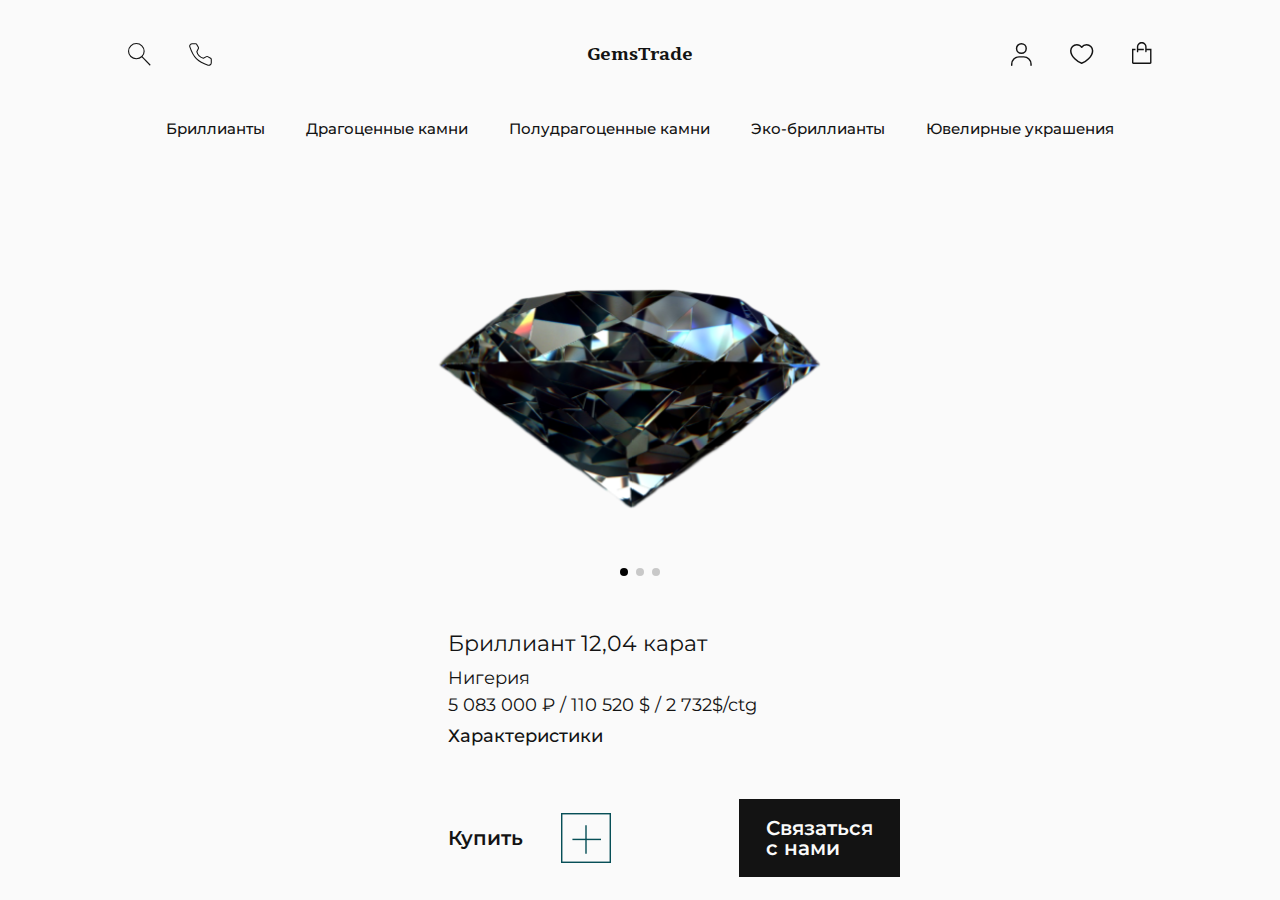
<file: brilliants/cards/345.html>
<!DOCTYPE html>
<html lang="en">
<head>
    <meta charset="UTF-8">
    <meta http-equiv="X-UA-Compatible" content="IE=edge">
    <meta name="viewport" content="width=device-width, initial-scale=1.0">
    <title>GemsTrade</title>
    <link rel="preconnect" href="https://fonts.googleapis.com">
    <link rel="preconnect" href="https://fonts.gstatic.com" crossorigin>
    <link href="https://fonts.googleapis.com/css2?family=Tienne:wght@400;700&display=swap" rel="stylesheet">
    <link href="https://fonts.googleapis.com/css?family=Montserrat:100,200,300,regular,500,600,700,800,900&display=swap" rel="stylesheet"/>
    <link rel="stylesheet" href="../../css/style.css">
    <link rel="stylesheet" href="https://cdn.jsdelivr.net/npm/swiper@8/swiper-bundle.min.css"/>
</head>
<body>
    <section class="section-1" id="head1">
        <div class="container">
            <div class="header">
                <nav class="nav-bar">
                    <svg class="close" width="17" height="17" viewBox="0 0 17 17" fill="none" xmlns="http://www.w3.org/2000/svg">
                        <path d="M1 1L16 16" stroke="#131313"/>
                        <path d="M1 16L16 1" stroke="#131313"/>
                    </svg>
                        
                    <ul class="nav-ul">
                        <a href="../brilliants.html" class="link">
                            <p class="link-p">Бриллианты</p>
                            <img src="../../img/menu-arrow.svg" alt="" class="nav-arrow">
                        </a>
                        <a href="" class="link">
                            <p class="link-p">Драгоценные камни</p>
                            <img src="../../img/menu-arrow.svg" alt="" class="nav-arrow">
                        </a>
                        <a href="" class="link">
                            <p class="link-p">Полурагоценные камни</p>
                            <img src="../../img/menu-arrow.svg" alt="" class="nav-arrow">
                        </a>
                        <a href="" class="link">
                            <p class="link-p">Эко-бриллианты</p>
                            <img src="../../img/menu-arrow.svg" alt="" class="nav-arrow">
                        </a>
                        <a href="" class="link">
                            <p class="link-p">Ювелирные украшения</p>
                            <img src="../../img/menu-arrow.svg" alt="" class="nav-arrow">
                        </a>
                    </ul>
                    <div class="hr-menu">
                        <hr class="hr-menu-hr">
                    </div>
                    <a href="" class="menu-bottom-link">
                        <img src="../../img/call-us.svg" alt="" class="call-us-img">
                        <p class="call-us-text">Позвонить нам</p>
                    </a>
                    <a href="../../authorize/authorize.html" class="menu-bottom-link">
                        <img src="../../img/account.svg" alt="" class="account-img">
                        <p class="call-us-text">Мой аккаунт</p>
                    </a>
                                           
                </nav>
                <div class="header-side-icons">
                    <svg class="burger" width="18" height="14" viewBox="0 0 18 14" fill="none" xmlns="http://www.w3.org/2000/svg">
                        <path d="M1 1H17" stroke="black" stroke-linecap="round" stroke-linejoin="round"/>
                        <path d="M1 7H17" stroke="black" stroke-linecap="round" stroke-linejoin="round"/>
                        <path d="M1 13H17" stroke="black" stroke-linecap="round" stroke-linejoin="round"/>
                    </svg>
                    <div class="search">
                        <img src="../../img/search.svg" alt="" class="search-img">
                    </div>
                    <div class="call">
                        <img src="../../img/call-us.svg" alt="" class="call-img">
                    </div>
                </div>
                <div class="logo">
                    <a href="../../index.html" class="logo-txt">GemsTrade</a>
                </div>
                <div class="header-side-icons right-icons">
                    <a href="../../authorize/authorize.html" class="acc">
                        <img src="../../img/account.svg" alt="" class="acc-img">
                    </a>
                    <div class="liked">
                        <a href="" class="liked-a">
                            <img src="../../img/liked.svg" alt="" class="liked-img">
                        </a>
                    </div>
                    <div class="cart">
                        <a href="" class="cart-a">
                            <img src="../../img/cart.svg" alt="" class="cart-img">
                        </a>
                    </div>
                </div>
                
            </div>
            <div class="nav-desk">
                <div class="nothing"></div>
                <ul class="nav-ul-desk">
                    <a href="../brilliants.html" class="link-desk link-brell">
                        <p class="link-p-desk">Бриллианты</p>
                    </a>
                    <a href="" class="link-desk link-gems">
                        <p class="link-p-desk">Драгоценные камни</p>
                        <div class="hovered-2">
                            <div class="hidden-nothing"></div>
                            <div class="gem-types-desk">
                                <a href="" class="gem-type-desk">
                                    <div class="gem-type-img-container-desk">
                                        <img src="../../img/izumrud.png" alt="" class="gem-type-img-desk">
                                    </div>
                                    <p class="gem-type-text-desk">Изумруд</p>
                                </a>
                                <a href="" class="gem-type-desk">
                                    <div class="gem-type-img-container-desk">
                                        <img src="../../img/ruby.png" alt="" class="gem-type-img-desk">
                                    </div>
                                    <p class="gem-type-text-desk">Рубин</p>
                                </a>
                                <a href="" class="gem-type-desk">
                                    <div class="gem-type-img-container-desk">
                                        <img src="../../img/sapphire.png" alt="" class="gem-type-img-desk">
                                    </div>
                                    <p class="gem-type-text-desk">Сапфир</p>
                                </a>
                                <a href="" class="gem-type-desk">
                                    <div class="gem-type-img-container-desk">
                                        <img src="../../img/ametist.png" alt="" class="gem-type-img-desk">
                                    </div>
                                    <p class="gem-type-text-desk">Аметист</p>
                                </a>
                                <a href="" class="gem-type-desk">
                                    <div class="gem-type-img-container-desk">
                                        <img src="../../img/topaz.png" alt="" class="gem-type-img-desk">
                                    </div>
                                    <p class="gem-type-text-desk">Топаз</p>
                                </a>
                            </div>
                            <div class="hovered-btns">
                                <a href="" class="watch-best">Смотреть лучшие предложения</a>
                                <a href="" class="watch-all">Все категории драгоценных камней</a>
                            </div>
                        </div>
                    </a>
                    <a href="" class="link-desk link-halfgems">
                        <p class="link-p-desk">Полудрагоценные камни</p>
                    </a>
                    <a href="" class="link-desk link-eko">
                        <p class="link-p-desk">Эко-бриллианты</p>
                    </a>
                    <a href="" class="link-desk link-juvel">
                        <p class="link-p-desk">Ювелирные украшения</p>
                    </a>
                </ul>
                <div class="nothing"></div>
            </div>
        </div>
        <div class="selected-card">
            <div class="selected-card-container">
                
                <a href="../brilliants.html" class="back">
                    <img src="../../img/back.svg" alt="" class="back-img">
                </a>
                <div class="swiper">
                    <!-- Additional required wrapper -->
                    <div class="swiper-wrapper">
                      <!-- Slides -->
                      <div class="swiper-slide">
                        <div class="selected-card-img-container">
                            <img src="../../img/brill-1.png" alt="" class="selected-card-img">
                        </div>
                      </div>
                      <div class="swiper-slide">
                        <div class="selected-card-img-container">
                            <img src="../../img/brill-1.png" alt="" class="selected-card-img">
                        </div>
                      </div>
                      <div class="swiper-slide">
                        <div class="selected-card-img-container">
                            <img src="../../img/brill-1.png" alt="" class="selected-card-img">
                        </div>
                      </div>
                    </div>
                    <!-- If we need pagination -->
                    <div class="swiper-pagination"></div>
                  
                </div>
                <div class="card-field"> 
                    <h1 class="card-selected-title">Бриллиант 12,04 карат</h1>
                    <p class="card-selected-country">Нигерия</p>
                    <p class="card-selected-price">5 083 000 ₽ / 110 520 $ / 2 732$/ctg</p>
                    <p class="card-selected-character">Характеристики</p>
                    <div class="selected-buy-call">
                        <div class="selected-buy">
                            <p class="selected-buy-p">Купить</p>
                            <img src="../../img/cross.svg" alt="" class="selected-buy-img">
                        </div>
                        <a href="" class="selected-call">
                            <p class="selected-call-p">Связаться с нами</p>
                        </a>
                    </div>
                </div>
            </div>
        </div>
    </section>
</body>
<script src="../../js/burger.js"></script>
<script src="https://cdn.jsdelivr.net/npm/swiper@8/swiper-bundle.min.js"></script>
<script src="js/cardSwiper.js"></script>
</html>
</file>
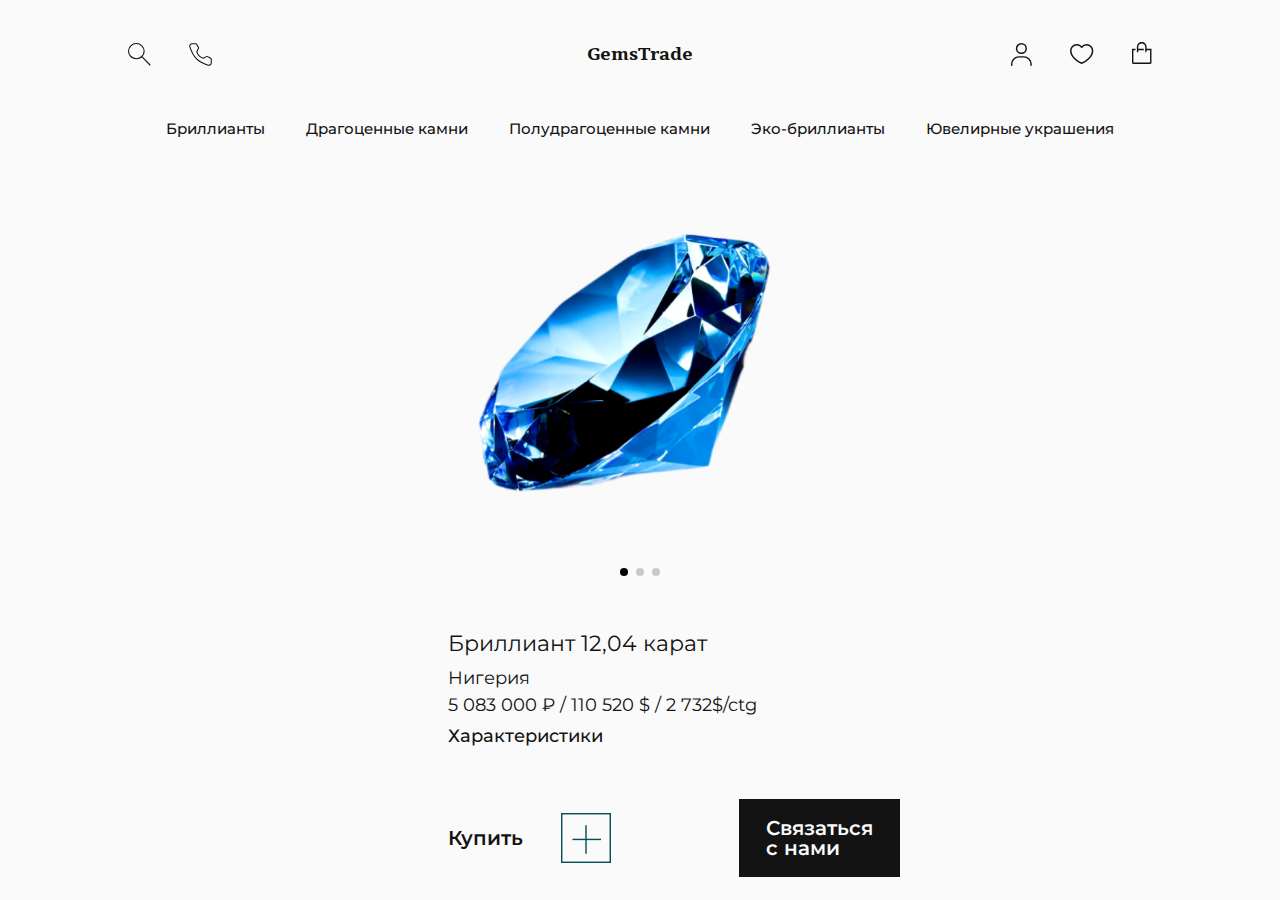
<file: brilliants/cards/732.html>
<!DOCTYPE html>
<html lang="en">
<head>
    <meta charset="UTF-8">
    <meta http-equiv="X-UA-Compatible" content="IE=edge">
    <meta name="viewport" content="width=device-width, initial-scale=1.0">
    <title>GemsTrade</title>
    <link rel="preconnect" href="https://fonts.googleapis.com">
    <link rel="preconnect" href="https://fonts.gstatic.com" crossorigin>
    <link href="https://fonts.googleapis.com/css2?family=Tienne:wght@400;700&display=swap" rel="stylesheet">
    <link href="https://fonts.googleapis.com/css?family=Montserrat:100,200,300,regular,500,600,700,800,900&display=swap" rel="stylesheet"/>
    <link rel="stylesheet" href="../../css/style.css">
    <link rel="stylesheet" href="https://cdn.jsdelivr.net/npm/swiper@8/swiper-bundle.min.css"/>
</head>
<body>
    <section class="section-1" id="head1">
        <div class="container">
            <div class="header">
                <nav class="nav-bar">
                    <svg class="close" width="17" height="17" viewBox="0 0 17 17" fill="none" xmlns="http://www.w3.org/2000/svg">
                        <path d="M1 1L16 16" stroke="#131313"/>
                        <path d="M1 16L16 1" stroke="#131313"/>
                    </svg>
                        
                    <ul class="nav-ul">
                        <a href="../brilliants.html" class="link">
                            <p class="link-p">Бриллианты</p>
                            <img src="../../img/menu-arrow.svg" alt="" class="nav-arrow">
                        </a>
                        <a href="" class="link">
                            <p class="link-p">Драгоценные камни</p>
                            <img src="../../img/menu-arrow.svg" alt="" class="nav-arrow">
                        </a>
                        <a href="" class="link">
                            <p class="link-p">Полурагоценные камни</p>
                            <img src="../../img/menu-arrow.svg" alt="" class="nav-arrow">
                        </a>
                        <a href="" class="link">
                            <p class="link-p">Эко-бриллианты</p>
                            <img src="../../img/menu-arrow.svg" alt="" class="nav-arrow">
                        </a>
                        <a href="" class="link">
                            <p class="link-p">Ювелирные украшения</p>
                            <img src="../../img/menu-arrow.svg" alt="" class="nav-arrow">
                        </a>
                    </ul>
                    <div class="hr-menu">
                        <hr class="hr-menu-hr">
                    </div>
                    <a href="" class="menu-bottom-link">
                        <img src="../../img/call-us.svg" alt="" class="call-us-img">
                        <p class="call-us-text">Позвонить нам</p>
                    </a>
                    <a href="../../authorize/authorize.html" class="menu-bottom-link">
                        <img src="../../img/account.svg" alt="" class="account-img">
                        <p class="call-us-text">Мой аккаунт</p>
                    </a>
                                           
                </nav>
                <div class="header-side-icons">
                    <svg class="burger" width="18" height="14" viewBox="0 0 18 14" fill="none" xmlns="http://www.w3.org/2000/svg">
                        <path d="M1 1H17" stroke="black" stroke-linecap="round" stroke-linejoin="round"/>
                        <path d="M1 7H17" stroke="black" stroke-linecap="round" stroke-linejoin="round"/>
                        <path d="M1 13H17" stroke="black" stroke-linecap="round" stroke-linejoin="round"/>
                    </svg>
                    <div class="search">
                        <img src="../../img/search.svg" alt="" class="search-img">
                    </div>
                    <div class="call">
                        <img src="../../img/call-us.svg" alt="" class="call-img">
                    </div>
                </div>
                <div class="logo">
                    <a href="../../index.html" class="logo-txt">GemsTrade</a>
                </div>
                <div class="header-side-icons right-icons">
                    <a href="../../authorize/authorize.html" class="acc">
                        <img src="../../img/account.svg" alt="" class="acc-img">
                    </a>
                    <div class="liked">
                        <a href="" class="liked-a">
                            <img src="../../img/liked.svg" alt="" class="liked-img">
                        </a>
                    </div>
                    <div class="cart">
                        <a href="" class="cart-a">
                            <img src="../../img/cart.svg" alt="" class="cart-img">
                        </a>
                    </div>
                </div>
                
            </div>
            <div class="nav-desk">
                <div class="nothing"></div>
                <ul class="nav-ul-desk">
                    <a href="../brilliants.html" class="link-desk link-brell">
                        <p class="link-p-desk">Бриллианты</p>
                    </a>
                    <a href="" class="link-desk link-gems">
                        <p class="link-p-desk">Драгоценные камни</p>
                        <div class="hovered-2">
                            <div class="hidden-nothing"></div>
                            <div class="gem-types-desk">
                                <a href="" class="gem-type-desk">
                                    <div class="gem-type-img-container-desk">
                                        <img src="../../img/izumrud.png" alt="" class="gem-type-img-desk">
                                    </div>
                                    <p class="gem-type-text-desk">Изумруд</p>
                                </a>
                                <a href="" class="gem-type-desk">
                                    <div class="gem-type-img-container-desk">
                                        <img src="../../img/ruby.png" alt="" class="gem-type-img-desk">
                                    </div>
                                    <p class="gem-type-text-desk">Рубин</p>
                                </a>
                                <a href="" class="gem-type-desk">
                                    <div class="gem-type-img-container-desk">
                                        <img src="../../img/sapphire.png" alt="" class="gem-type-img-desk">
                                    </div>
                                    <p class="gem-type-text-desk">Сапфир</p>
                                </a>
                                <a href="" class="gem-type-desk">
                                    <div class="gem-type-img-container-desk">
                                        <img src="../../img/ametist.png" alt="" class="gem-type-img-desk">
                                    </div>
                                    <p class="gem-type-text-desk">Аметист</p>
                                </a>
                                <a href="" class="gem-type-desk">
                                    <div class="gem-type-img-container-desk">
                                        <img src="../../img/topaz.png" alt="" class="gem-type-img-desk">
                                    </div>
                                    <p class="gem-type-text-desk">Топаз</p>
                                </a>
                            </div>
                            <div class="hovered-btns">
                                <a href="" class="watch-best">Смотреть лучшие предложения</a>
                                <a href="" class="watch-all">Все категории драгоценных камней</a>
                            </div>
                        </div>
                    </a>
                    <a href="" class="link-desk link-halfgems">
                        <p class="link-p-desk">Полудрагоценные камни</p>
                    </a>
                    <a href="" class="link-desk link-eko">
                        <p class="link-p-desk">Эко-бриллианты</p>
                    </a>
                    <a href="" class="link-desk link-juvel">
                        <p class="link-p-desk">Ювелирные украшения</p>
                    </a>
                </ul>
                <div class="nothing"></div>
            </div>
        </div>
        <div class="selected-card">
            <div class="selected-card-container">
                
                <a href="../brilliants.html" class="back">
                    <img src="../../img/back.svg" alt="" class="back-img">
                </a>
                <div class="swiper">
                    <!-- Additional required wrapper -->
                    <div class="swiper-wrapper">
                      <!-- Slides -->
                      <div class="swiper-slide">
                        <div class="selected-card-img-container">
                            <img src="../../img/brill-4.png" alt="" class="selected-card-img">
                        </div>
                      </div>
                      <div class="swiper-slide">
                        <div class="selected-card-img-container">
                            <img src="../../img/brill-4.png" alt="" class="selected-card-img">
                        </div>
                      </div>
                      <div class="swiper-slide">
                        <div class="selected-card-img-container">
                            <img src="../../img/brill-4.png" alt="" class="selected-card-img">
                        </div>
                      </div>
                    </div>
                    <!-- If we need pagination -->
                    <div class="swiper-pagination"></div>
                  
                </div>
                <div class="card-field"> 
                    <h1 class="card-selected-title">Бриллиант 12,04 карат</h1>
                    <p class="card-selected-country">Нигерия</p>
                    <p class="card-selected-price">5 083 000 ₽ / 110 520 $ / 2 732$/ctg</p>
                    <p class="card-selected-character">Характеристики</p>
                    <div class="selected-buy-call">
                        <div class="selected-buy">
                            <p class="selected-buy-p">Купить</p>
                            <img src="../../img/cross.svg" alt="" class="selected-buy-img">
                        </div>
                        <a href="" class="selected-call">
                            <p class="selected-call-p">Связаться с нами</p>
                        </a>
                    </div>
                </div>
            </div>
        </div>
    </section>
</body>
<script src="../../js/burger.js"></script>
<script src="https://cdn.jsdelivr.net/npm/swiper@8/swiper-bundle.min.js"></script>
<script src="js/cardSwiper.js"></script>
</html>
</file>
<file: css/style.css>
*,
*::before,
*::after {
  padding: 0;
  margin: 0;
  border: 0;
  -webkit-box-sizing: border-box;
          box-sizing: border-box;
}

a {
  text-decoration: none;
  color: #131313;
}

ul,
ol,
li {
  list-style: none;
}

img {
  vertical-align: top;
}

h1,
h2,
h3,
h4,
h5,
h6 {
  font-weight: inherit;
}

html, body {
  height: 100%;
  line-height: 1;
  scroll-behavior: smooth;
}

body {
  font-family: Montserrat;
  color: #131313;
  font-size: 14px;
  background-color: #FAFAFA;
}

/*-------------------------------------*/
.section-1 {
  min-height: 100vh;
  display: -webkit-box;
  display: -ms-flexbox;
  display: flex;
  -webkit-box-align: center;
      -ms-flex-align: center;
          align-items: center;
  -webkit-box-orient: vertical;
  -webkit-box-direction: normal;
      -ms-flex-direction: column;
          flex-direction: column;
}

.section-1 .container {
  width: 86vw;
}

.section-1 .container .nav-desk {
  display: none;
}

.section-1 .container .header {
  display: -webkit-box;
  display: -ms-flexbox;
  display: flex;
  -webkit-box-pack: justify;
      -ms-flex-pack: justify;
          justify-content: space-between;
  -webkit-box-align: center;
      -ms-flex-align: center;
          align-items: center;
  width: 100%;
  height: 12vh;
}

.section-1 .container .header .logo .logo-txt {
  font-family: 'Tienne';
  font-style: normal;
  font-weight: 700;
  font-size: 16px;
  line-height: 22px;
  text-align: center;
}

.section-1 .container .header .header-side-icons {
  display: -webkit-box;
  display: -ms-flexbox;
  display: flex;
  gap: 5vw;
  -webkit-box-align: center;
      -ms-flex-align: center;
          align-items: center;
}

.section-1 .container .header .header-side-icons .acc {
  display: none;
}

.section-1 .container .header .header-side-icons .acc .acc-img {
  height: 23px;
}

.section-1 .container .header .header-side-icons .call {
  display: none;
}

.section-1 .container .header .header-side-icons .call .call-img {
  height: 23px;
}

.section-1 .container .header .header-side-icons .search .search-img {
  height: 23px;
}

.section-1 .container .header .header-side-icons .liked .liked-a .liked-img {
  height: 20px;
}

.section-1 .container .header .header-side-icons .cart .cart-a .cart-img {
  height: 25px;
  padding-bottom: 3px;
}

.section-1 .container .swiper {
  z-index: -2;
  padding-top: 5vh;
  width: 100%;
}

.section-1 .container .swiper .swiper-wrapper .swiper-slide {
  text-align: center;
}

.section-1 .container .swiper .swiper-wrapper .swiper-slide .main-img {
  width: 90vw;
}

.section-1 .container .main-text-section {
  padding-bottom: 2vh;
  width: 100%;
  display: -webkit-box;
  display: -ms-flexbox;
  display: flex;
  -webkit-box-orient: vertical;
  -webkit-box-direction: normal;
      -ms-flex-direction: column;
          flex-direction: column;
  -webkit-box-align: center;
      -ms-flex-align: center;
          align-items: center;
}

.section-1 .container .main-text-section .main-title {
  padding-bottom: 2vh;
  font-family: 'Montserrat';
  font-style: normal;
  font-weight: 600;
  font-size: 20px;
  line-height: 24px;
  text-align: center;
}

.section-1 .container .main-text-section .main-subtitle {
  font-family: 'Montserrat';
  font-style: normal;
  font-weight: 400;
  font-size: 14px;
  line-height: 17px;
  text-align: center;
  padding-bottom: 2vh;
}

.section-1 .container .main-text-section .watch-new {
  width: 100%;
  text-align: center;
  border: 1px solid #131313;
}

.section-1 .container .main-text-section .watch-new .watch-new-p {
  padding: 1.5vh 0;
  font-family: 'Montserrat';
  font-style: normal;
  font-weight: 400;
  font-size: 14px;
  line-height: 17px;
  text-align: center;
}

.section-1 .container .nudge {
  padding-top: 5vh;
  display: -webkit-box;
  display: -ms-flexbox;
  display: flex;
  -webkit-box-pack: center;
      -ms-flex-pack: center;
          justify-content: center;
  -webkit-transform: translate(-50%, 0);
          transform: translate(-50%, 0);
  animation: moveScroll 1.3s alternate-reverse infinite;
}

@-webkit-keyframes moveScroll {
  from {
    -webkit-transform: translateY(-20px);
            transform: translateY(-20px);
  }
  to {
    -webkit-transform: translateY(0);
            transform: translateY(0);
  }
}

@keyframes moveScroll {
  from {
    -webkit-transform: translateY(-20px);
            transform: translateY(-20px);
  }
  to {
    -webkit-transform: translateY(0);
            transform: translateY(0);
  }
}

.nav-bar {
  position: fixed;
  top: 2vh;
  bottom: 2vh;
  left: 0;
  background-color: #fcfcfc;
  height: 100%;
  width: 97%;
  z-index: 999;
  border-radius: 0 10px 10px 0;
  -webkit-transform: translateY(100%);
          transform: translateY(100%);
  -webkit-transition: -webkit-transform .5s ease-in-out;
  transition: -webkit-transform .5s ease-in-out;
  transition: transform .5s ease-in-out;
  transition: transform .5s ease-in-out, -webkit-transform .5s ease-in-out;
}

.nav-bar ul {
  list-style-type: none;
  padding: 0;
  margin-top: 12vh;
}

.nav-bar ul .link {
  list-style-type: none;
  padding: 2vh 5vw;
  display: -webkit-box;
  display: -ms-flexbox;
  display: flex;
  -webkit-box-orient: horizontal;
  -webkit-box-direction: normal;
      -ms-flex-direction: row;
          flex-direction: row;
  -webkit-box-pack: justify;
      -ms-flex-pack: justify;
          justify-content: space-between;
  width: 100%;
  border-radius: 10px;
  -webkit-transition: background-color 0.8s ease 0s;
  transition: background-color 0.8s ease 0s;
}

.nav-bar ul .link .link-p {
  font-family: 'Montserrat';
  font-style: normal;
  font-weight: 400;
  font-size: 16px;
  line-height: 20px;
}

.nav-bar .close {
  float: right;
  margin: 1em;
  width: 2.5em;
  border-radius: 10px;
  -webkit-transition: background-color 0.3s ease 0s;
  transition: background-color 0.3s ease 0s;
}

.nav-bar .hr-menu {
  margin-top: 3vh;
  padding: 0 5vw;
  width: 100%;
}

.nav-bar .hr-menu .hr-menu-hr {
  border-bottom: 0.5px solid #131313;
  opacity: 0.5;
}

.nav-bar .menu-bottom-link {
  margin-top: 3vh;
  padding-left: 5vw;
  display: -webkit-box;
  display: -ms-flexbox;
  display: flex;
  -webkit-box-align: center;
      -ms-flex-align: center;
          align-items: center;
}

.nav-bar .menu-bottom-link .call-us-img {
  width: 26px;
  padding-right: 2vw;
}

.nav-bar .menu-bottom-link .account-img {
  width: 26px;
  padding-right: 2vw;
}

.nav-bar .menu-bottom-link .call-us-text {
  font-family: 'Montserrat';
  font-style: normal;
  font-weight: 300;
  font-size: 14px;
  line-height: 17px;
}

.open-nav {
  -webkit-transform: translateY(0%);
          transform: translateY(0%);
  -webkit-transition: -webkit-transform .5s ease-in-out;
  transition: -webkit-transform .5s ease-in-out;
  transition: transform .5s ease-in-out;
  transition: transform .5s ease-in-out, -webkit-transform .5s ease-in-out;
}

/*-------------------------------------*/
.section-2 {
  width: 100%;
  height: 100vh;
  display: -webkit-box;
  display: -ms-flexbox;
  display: flex;
  -webkit-box-pack: center;
      -ms-flex-pack: center;
          justify-content: center;
}

.section-2 .container {
  width: 86vw;
}

.section-2 .container .section-title {
  padding-top: 7vh;
  text-align: center;
  font-family: 'Montserrat';
  font-style: normal;
  font-weight: 500;
  font-size: 16px;
  line-height: 20px;
}

.section-2 .container .gems-types {
  padding-top: 10vh;
  display: -webkit-box;
  display: -ms-flexbox;
  display: flex;
  -webkit-box-pack: justify;
      -ms-flex-pack: justify;
          justify-content: space-between;
  -ms-flex-wrap: wrap;
      flex-wrap: wrap;
}

.section-2 .container .gems-types .gem-type {
  width: 40vw;
  display: -webkit-box;
  display: -ms-flexbox;
  display: flex;
  -webkit-box-orient: vertical;
  -webkit-box-direction: normal;
      -ms-flex-direction: column;
          flex-direction: column;
  padding-bottom: 3vh;
}

.section-2 .container .gems-types .gem-type .img-container {
  width: 40vw;
}

.section-2 .container .gems-types .gem-type .img-container .type-img {
  width: 100%;
  height: auto;
}

.section-2 .container .gems-types .gem-type .type-text {
  padding-top: 1vh;
  text-align: center;
  font-family: 'Montserrat';
  font-style: normal;
  font-weight: 500;
  font-size: 14px;
  line-height: 17px;
}

.section-2 .container .btn-more-div {
  display: -webkit-box;
  display: -ms-flexbox;
  display: flex;
  width: 100%;
  -webkit-box-pack: center;
      -ms-flex-pack: center;
          justify-content: center;
  margin-top: 7vh;
}

.section-2 .container .btn-more-div .btn-more {
  width: 70%;
  border: 1px solid #131313;
}

.section-2 .container .btn-more-div .btn-more .btn-more-p {
  padding: 1.5vh 0;
  font-family: 'Montserrat';
  font-style: normal;
  font-weight: 400;
  font-size: 14px;
  line-height: 17px;
  text-align: center;
}

@media only screen and (min-height: 600px) {
  .section-1 .container .swiper {
    padding-top: 10vh;
    margin-bottom: 5vh;
  }
  .section-1 .container .main-text-section {
    padding-bottom: 2vh;
    width: 100%;
    display: -webkit-box;
    display: -ms-flexbox;
    display: flex;
    -webkit-box-orient: vertical;
    -webkit-box-direction: normal;
        -ms-flex-direction: column;
            flex-direction: column;
    -webkit-box-align: center;
        -ms-flex-align: center;
            align-items: center;
  }
  .section-1 .container .main-text-section .main-title {
    padding-bottom: 2vh;
    font-family: 'Montserrat';
    font-style: normal;
    font-weight: 600;
    font-size: 20px;
    line-height: 24px;
    text-align: center;
  }
  .section-1 .container .main-text-section .main-subtitle {
    font-family: 'Montserrat';
    font-style: normal;
    font-weight: 400;
    font-size: 14px;
    line-height: 17px;
    text-align: center;
    padding-bottom: 2vh;
  }
  .section-1 .container .main-text-section .watch-new {
    width: 100%;
    text-align: center;
    border: 1px solid #131313;
  }
  .section-1 .container .main-text-section .watch-new .watch-new-p {
    padding: 1.5vh 0;
    font-family: 'Montserrat';
    font-style: normal;
    font-weight: 400;
    font-size: 14px;
    line-height: 17px;
    text-align: center;
  }
  .section-1 .container .nudge {
    padding-top: 5vh;
    display: -webkit-box;
    display: -ms-flexbox;
    display: flex;
    -webkit-box-pack: center;
        -ms-flex-pack: center;
            justify-content: center;
    -webkit-transform: translate(-50%, 0);
            transform: translate(-50%, 0);
    animation: moveScroll 1.3s alternate-reverse infinite;
  }
}

@media only screen and (min-height: 800px) {
  .section-1 .container .swiper {
    padding-top: 10vh;
  }
}

@media only screen and (min-width: 420px) {
  .section-1 .container {
    width: 86vw;
  }
  .section-1 .container .swiper {
    z-index: -2;
    padding-top: 5vh;
    width: 100%;
  }
  .section-1 .container .swiper .swiper-wrapper .swiper-slide {
    text-align: center;
  }
  .section-1 .container .swiper .swiper-wrapper .swiper-slide .main-img {
    width: 70vw;
  }
  .section-1 .container .main-text-section {
    padding-bottom: 2vh;
    width: 100%;
    display: -webkit-box;
    display: -ms-flexbox;
    display: flex;
    -webkit-box-orient: vertical;
    -webkit-box-direction: normal;
        -ms-flex-direction: column;
            flex-direction: column;
    -webkit-box-align: center;
        -ms-flex-align: center;
            align-items: center;
  }
  .section-1 .container .main-text-section .main-title {
    padding-bottom: 2vh;
    font-family: 'Montserrat';
    font-style: normal;
    font-weight: 600;
    font-size: 20px;
    line-height: 24px;
    text-align: center;
  }
  .section-1 .container .main-text-section .main-subtitle {
    font-family: 'Montserrat';
    font-style: normal;
    font-weight: 400;
    font-size: 14px;
    line-height: 17px;
    text-align: center;
    padding-bottom: 2vh;
  }
  .section-1 .container .main-text-section .watch-new {
    width: 100%;
    text-align: center;
    border: 1px solid #131313;
  }
  .section-1 .container .main-text-section .watch-new .watch-new-p {
    padding: 1.5vh 0;
    font-family: 'Montserrat';
    font-style: normal;
    font-weight: 400;
    font-size: 14px;
    line-height: 17px;
    text-align: center;
  }
  .section-1 .container .nudge {
    padding-top: 5vh;
    display: -webkit-box;
    display: -ms-flexbox;
    display: flex;
    -webkit-box-pack: center;
        -ms-flex-pack: center;
            justify-content: center;
    -webkit-transform: translate(-50%, 0);
            transform: translate(-50%, 0);
    animation: moveScroll 1.3s alternate-reverse infinite;
  }
}

@media only screen and (min-width: 1020px) {
  .section-2 {
    display: none;
  }
  .section-1 .container {
    width: 80vw;
  }
  .section-1 .container .header {
    margin-bottom: 1vh;
  }
  .section-1 .container .header .header-side-icons {
    width: 20vw;
    z-index: 5;
  }
  .section-1 .container .header .header-side-icons .burger {
    display: none;
  }
  .section-1 .container .header .header-side-icons .call {
    display: block;
  }
  .section-1 .container .header .header-side-icons .acc {
    display: block;
  }
  .section-1 .container .header .right-icons {
    display: -webkit-box;
    display: -ms-flexbox;
    display: flex;
    -webkit-box-orient: horizontal;
    -webkit-box-direction: normal;
        -ms-flex-direction: row;
            flex-direction: row;
    -webkit-box-pack: end;
        -ms-flex-pack: end;
            justify-content: flex-end;
  }
  .section-1 .container .header .logo {
    z-index: 5;
  }
  .section-1 .container .nav-desk {
    z-index: 2;
    display: -webkit-box;
    display: -ms-flexbox;
    display: flex;
    width: 100%;
    -webkit-box-pack: center;
        -ms-flex-pack: center;
            justify-content: center;
    -webkit-box-align: center;
        -ms-flex-align: center;
            align-items: center;
  }
  .section-1 .container .nav-desk .nothing {
    width: 0;
  }
  .section-1 .container .nav-desk .nav-ul-desk {
    width: 74vw;
    display: -webkit-box;
    display: -ms-flexbox;
    display: flex;
    -webkit-box-orient: horizontal;
    -webkit-box-direction: normal;
        -ms-flex-direction: row;
            flex-direction: row;
    -webkit-box-pack: justify;
        -ms-flex-pack: justify;
            justify-content: space-between;
    -webkit-box-align: center;
        -ms-flex-align: center;
            align-items: center;
    gap: 1vw;
  }
  .section-1 .container .nav-desk .nav-ul-desk .link-desk {
    font-family: 'Montserrat';
    font-style: normal;
    font-weight: 600;
    font-size: 12px;
    line-height: 24px;
    height: 30px;
    z-index: 3;
  }
  .section-1 .container .nav-desk .nav-ul-desk .link-desk:hover {
    border-bottom: 3px solid #074F57;
  }
  .section-1 .container .nav-desk .nav-ul-desk .link-desk:hover + .hovered-2 {
    opacity: 1;
    z-index: 2;
  }
  .section-1 .container .nav-desk .nav-ul-desk .hovered-2:hover {
    opacity: 1;
    z-index: 2;
  }
  .section-1 .container .nav-desk .nav-ul-desk .hovered-2 {
    opacity: 0;
    position: absolute;
    display: -webkit-box;
    display: -ms-flexbox;
    display: flex;
    -webkit-box-orient: vertical;
    -webkit-box-direction: normal;
        -ms-flex-direction: column;
            flex-direction: column;
    -webkit-box-pack: center;
        -ms-flex-pack: center;
            justify-content: center;
    -webkit-box-align: center;
        -ms-flex-align: center;
            align-items: center;
    width: 100%;
    left: 0;
    overflow: auto;
    overflow-x: hidden;
    overflow-y: auto;
    z-index: -1;
    background-color: #FFFFFF;
    padding-top: 50vh;
  }
  .section-1 .container .nav-desk .nav-ul-desk .hovered-2 .gem-types-desk {
    width: 74vw;
    display: -webkit-box;
    display: -ms-flexbox;
    display: flex;
    -webkit-box-pack: justify;
        -ms-flex-pack: justify;
            justify-content: space-between;
    -webkit-box-align: center;
        -ms-flex-align: center;
            align-items: center;
    -webkit-box-orient: horizontal;
    -webkit-box-direction: normal;
        -ms-flex-direction: row;
            flex-direction: row;
    padding-bottom: 3vh;
  }
  .section-1 .container .nav-desk .nav-ul-desk .hovered-2 .gem-types-desk .gem-type-desk {
    width: 16vw;
    display: -webkit-box;
    display: -ms-flexbox;
    display: flex;
    -webkit-box-orient: vertical;
    -webkit-box-direction: normal;
        -ms-flex-direction: column;
            flex-direction: column;
  }
  .section-1 .container .nav-desk .nav-ul-desk .hovered-2 .gem-types-desk .gem-type-desk .gem-type-img-container-desk .gem-type-img-desk {
    width: 14vw;
    height: auto;
  }
  .section-1 .container .nav-desk .nav-ul-desk .hovered-2 .gem-types-desk .gem-type-desk .gem-type-text-desk {
    text-align: center;
    padding-top: 2vh;
    font-weight: 500;
    padding-right: 1vw;
  }
  .section-1 .container .nav-desk .nav-ul-desk .hovered-2 .hovered-btns {
    margin-top: 4vh;
    width: 74vw;
    display: -webkit-box;
    display: -ms-flexbox;
    display: flex;
    -webkit-box-pack: justify;
        -ms-flex-pack: justify;
            justify-content: space-between;
    padding-bottom: 5vh;
  }
  .section-1 .container .nav-desk .nav-ul-desk .hovered-2 .hovered-btns .watch-best {
    font-weight: 600;
    padding-bottom: 1vh;
    border-bottom: 1px solid #131313;
  }
  .section-1 .container .nav-desk .nav-ul-desk .hovered-2 .hovered-btns .watch-all {
    font-weight: 600;
    padding-bottom: 1vh;
    border-bottom: 1px solid #131313;
  }
  .section-1 .container .nav-desk .nav-ul-desk .hovered-2:hover {
    display: -webkit-box;
    display: -ms-flexbox;
    display: flex;
  }
  .section-1 .container .header {
    display: -webkit-box;
    display: -ms-flexbox;
    display: flex;
    -webkit-box-pack: justify;
        -ms-flex-pack: justify;
            justify-content: space-between;
    -webkit-box-align: center;
        -ms-flex-align: center;
            align-items: center;
    width: 100%;
    height: 12vh;
  }
  .section-1 .container .header .logo .logo-txt {
    font-family: 'Tienne';
    font-style: normal;
    font-weight: 700;
    font-size: 18px;
    line-height: 22px;
    text-align: center;
  }
  .section-1 .container .header .header-side-icons {
    display: -webkit-box;
    display: -ms-flexbox;
    display: flex;
    gap: 3vw;
    -webkit-box-align: center;
        -ms-flex-align: center;
            align-items: center;
  }
  .section-1 .container .header .header-side-icons .search .search-img {
    height: 23px;
  }
  .section-1 .container .header .header-side-icons .liked .liked-a .liked-img {
    height: 20px;
  }
  .section-1 .container .header .header-side-icons .cart .cart-a .cart-img {
    height: 25px;
    padding-bottom: 3px;
  }
  .section-1 .container .swiper {
    z-index: -2;
    width: 100%;
  }
  .section-1 .container .swiper .swiper-wrapper .swiper-slide {
    text-align: center;
  }
  .section-1 .container .swiper .swiper-wrapper .swiper-slide .main-img {
    width: 40vw;
  }
  .section-1 .container .main-text-section {
    width: 100%;
    display: -webkit-box;
    display: -ms-flexbox;
    display: flex;
    -webkit-box-orient: vertical;
    -webkit-box-direction: normal;
        -ms-flex-direction: column;
            flex-direction: column;
    -webkit-box-align: center;
        -ms-flex-align: center;
            align-items: center;
  }
  .section-1 .container .main-text-section .main-title {
    padding-bottom: 2vh;
    font-family: 'Montserrat';
    font-style: normal;
    font-weight: 600;
    font-size: 22px;
    line-height: 24px;
    text-align: center;
  }
  .section-1 .container .main-text-section .main-subtitle {
    font-family: 'Montserrat';
    font-style: normal;
    font-weight: 400;
    font-size: 18px;
    line-height: 17px;
    text-align: center;
    padding-bottom: 2vh;
  }
  .section-1 .container .main-text-section .watch-new {
    width: 50%;
    text-align: center;
    border: 1px solid #131313;
  }
  .section-1 .container .main-text-section .watch-new .watch-new-p {
    padding: 1.5vh 0;
    font-family: 'Montserrat';
    font-style: normal;
    font-weight: 400;
    font-size: 20px;
    line-height: 17px;
    text-align: center;
  }
  .section-1 .container .nudge {
    display: none;
  }
  .header {
    z-index: 5;
  }
}

@media only screen and (min-width: 1200px) {
  .section-1 .container .nav-desk .nothing {
    width: 0;
  }
  .section-1 .container .nav-desk .nav-ul-desk .link-desk {
    font-weight: 500;
    font-size: 15px;
  }
  .section-1 .container .swiper {
    z-index: -2;
    width: 100%;
  }
  .section-1 .container .swiper .swiper-wrapper .swiper-slide {
    text-align: center;
  }
  .section-1 .container .swiper .swiper-wrapper .swiper-slide .main-img {
    width: 40vw;
  }
}

@media only screen and (min-width: 1200px) {
  .section-1 .container .swiper {
    z-index: -2;
    width: 100%;
  }
  .section-1 .container .swiper .swiper-wrapper .swiper-slide {
    text-align: center;
  }
  .section-1 .container .swiper .swiper-wrapper .swiper-slide .main-img {
    width: 35vw;
  }
}

@media only screen and (min-width: 1500px) {
  .section-1 .container .nav-desk .nothing {
    width: 0;
  }
  .section-1 .container .nav-desk .nav-ul-desk .link-desk {
    font-weight: 500;
    font-size: 16px;
  }
}

@media only screen and (min-width: 1720px) {
  .section-1 .container .nav-desk .nav-ul-desk {
    width: 50vw;
    gap: 1vw;
  }
  .section-1 .container .nav-desk .nav-ul-desk .link-desk {
    font-weight: 500;
    font-size: 15px;
  }
  .section-1 .container .nav-desk .nav-ul-desk .hovered-2 .gem-types-desk {
    width: 50vw;
  }
  .section-1 .container .nav-desk .nav-ul-desk .hovered-2 .gem-types-desk .gem-type-desk {
    width: 10vw;
  }
  .section-1 .container .nav-desk .nav-ul-desk .hovered-2 .gem-types-desk .gem-type-desk .gem-type-img-container-desk .gem-type-img-desk {
    width: 9vw;
  }
  .section-1 .container .nav-desk .nav-ul-desk .hovered-2 .hovered-btns {
    width: 50vw;
  }
  .section-1 .container .nav-desk .nav-ul-desk .hovered-2 .hovered-btns .watch-best {
    font-weight: 600;
  }
  .section-1 .container .nav-desk .nav-ul-desk .hovered-2 .hovered-btns .watch-all {
    font-weight: 600;
  }
}

@media only screen and (min-width: 1832px) {
  .section-1 .container .nav-desk .nav-ul-desk {
    width: 50vw;
    gap: 1vw;
  }
  .section-1 .container .nav-desk .nav-ul-desk .link-desk {
    font-weight: 500;
    font-size: 16px;
  }
}

.advantages-section {
  padding-top: 5vh;
  display: -webkit-box;
  display: -ms-flexbox;
  display: flex;
  -webkit-box-orient: vertical;
  -webkit-box-direction: normal;
      -ms-flex-direction: column;
          flex-direction: column;
  -webkit-box-align: center;
      -ms-flex-align: center;
          align-items: center;
}

.advantages-section .advantages-title {
  font-family: 'Montserrat';
  font-style: normal;
  font-weight: 600;
  font-size: 16px;
  line-height: 150%;
  text-align: center;
  width: 86vw;
}

.advantages-section .advantages {
  padding-top: 5vh;
  display: -webkit-box;
  display: -ms-flexbox;
  display: flex;
  -webkit-box-orient: vertical;
  -webkit-box-direction: normal;
      -ms-flex-direction: column;
          flex-direction: column;
  -webkit-box-align: center;
      -ms-flex-align: center;
          align-items: center;
}

.advantages-section .advantages .advantages-container {
  width: 86vw;
}

.advantages-section .advantages .advantages-container .advantage {
  padding-bottom: 3vh;
}

.advantages-section .advantages .advantages-container .advantage .advantage-title {
  padding-bottom: 1vh;
  font-family: 'Montserrat';
  font-style: normal;
  font-weight: 500;
  font-size: 16px;
  line-height: 120%;
}

.advantages-section .advantages .advantages-container .advantage .advantage-text {
  font-family: 'Montserrat';
  font-style: normal;
  font-weight: 400;
  font-size: 14px;
  line-height: 120%;
  color: #131313;
}

.advantages-section .advantages .advantage-img {
  margin-top: 5vh;
  width: 100vw;
  height: auto;
}

@media only screen and (min-width: 600px) {
  .advantages-section {
    padding-top: 5vh;
    display: -webkit-box;
    display: -ms-flexbox;
    display: flex;
    -webkit-box-orient: vertical;
    -webkit-box-direction: normal;
        -ms-flex-direction: column;
            flex-direction: column;
    -webkit-box-align: center;
        -ms-flex-align: center;
            align-items: center;
  }
  .advantages-section .advantages-title {
    font-family: 'Montserrat';
    font-style: normal;
    font-weight: 600;
    font-size: 16px;
    line-height: 150%;
    text-align: center;
    width: 86vw;
  }
  .advantages-section .advantages {
    padding-top: 0vh;
    margin-top: 5vh;
    display: -webkit-box;
    display: -ms-flexbox;
    display: flex;
    -webkit-box-orient: horizontal;
    -webkit-box-direction: reverse;
        -ms-flex-direction: row-reverse;
            flex-direction: row-reverse;
    -webkit-box-align: center;
        -ms-flex-align: center;
            align-items: center;
  }
  .advantages-section .advantages .advantages-container {
    width: 50vw;
    display: -webkit-box;
    display: -ms-flexbox;
    display: flex;
    -webkit-box-orient: vertical;
    -webkit-box-direction: normal;
        -ms-flex-direction: column;
            flex-direction: column;
    -webkit-box-align: center;
        -ms-flex-align: center;
            align-items: center;
    -webkit-box-pack: center;
        -ms-flex-pack: center;
            justify-content: center;
    gap: 1vh;
  }
  .advantages-section .advantages .advantages-container .advantage {
    width: 36vw;
    padding-bottom: 0;
  }
  .advantages-section .advantages .advantages-container .advantage .advantage-title {
    padding-bottom: 5px;
    font-family: 'Montserrat';
    font-style: normal;
    font-weight: 500;
    font-size: 16px;
    line-height: 120%;
  }
  .advantages-section .advantages .advantages-container .advantage .advantage-text {
    font-family: 'Montserrat';
    font-style: normal;
    font-weight: 400;
    font-size: 14px;
    line-height: 120%;
    color: #131313;
  }
  .advantages-section .advantages .advantage-img {
    margin-top: 0;
    width: 50vw;
    height: auto;
  }
}

@media only screen and (min-width: 600px) {
  .advantages-section .advantages-right {
    -webkit-box-orient: horizontal;
    -webkit-box-direction: normal;
        -ms-flex-direction: row;
            flex-direction: row;
  }
}

@media only screen and (min-width: 1200px) {
  .advantages-section {
    padding-bottom: 10vh;
    margin-top: 10vh;
  }
  .advantages-section .advantages-title {
    margin-top: 10vh;
    font-family: 'Montserrat';
    font-style: normal;
    font-weight: 600;
    font-size: 20px;
    line-height: 150%;
    text-align: center;
    width: 80vw;
  }
  .advantages-section .advantages {
    margin-top: 15vh;
    display: -webkit-box;
    display: -ms-flexbox;
    display: flex;
    -webkit-box-orient: horizontal;
    -webkit-box-direction: reverse;
        -ms-flex-direction: row-reverse;
            flex-direction: row-reverse;
    -webkit-box-align: center;
        -ms-flex-align: center;
            align-items: center;
  }
  .advantages-section .advantages .advantages-container {
    gap: 4vh;
  }
  .advantages-section .advantages .advantages-container .advantage {
    width: 30vw;
  }
  .advantages-section .advantages .advantages-container .advantage .advantage-title {
    padding-bottom: 1vh;
    font-family: 'Montserrat';
    font-style: normal;
    font-weight: 500;
    font-size: 20px;
    line-height: 120%;
  }
  .advantages-section .advantages .advantages-container .advantage .advantage-text {
    font-family: 'Montserrat';
    font-style: normal;
    font-weight: 400;
    font-size: 16px;
    line-height: 120%;
    color: #131313;
  }
  .advantages-section .advantages .advantage-img {
    margin-top: 0;
    width: 50vw;
    height: auto;
  }
}

@media only screen and (min-width: 1200px) {
  .advantages-section .advantages-right {
    -webkit-box-orient: horizontal;
    -webkit-box-direction: normal;
        -ms-flex-direction: row;
            flex-direction: row;
  }
}

.compare-section {
  width: 100%;
  display: -webkit-box;
  display: -ms-flexbox;
  display: flex;
  -webkit-box-pack: center;
      -ms-flex-pack: center;
          justify-content: center;
  background-color: #131313;
  padding-top: 8vh;
  padding-bottom: 7vh;
}

.compare-section .compare-container {
  width: 86vw;
}

.compare-section .compare-container .compare-title {
  color: #FAFAFA;
  font-family: 'Montserrat';
  font-style: normal;
  font-weight: 600;
  font-size: 16px;
  line-height: 20px;
  text-align: center;
}

.compare-section .compare-container .compare-subtitle {
  padding-top: 2vh;
  padding-bottom: 7vh;
  color: #FAFAFA;
  font-family: 'Montserrat';
  font-style: normal;
  font-weight: 400;
  font-size: 14px;
  line-height: 17px;
  text-align: center;
}

.compare-section .compare-container .compare-items {
  width: 100%;
  display: -webkit-box;
  display: -ms-flexbox;
  display: flex;
  -ms-flex-wrap: wrap;
      flex-wrap: wrap;
  -webkit-box-flex: 1;
      -ms-flex: 1 1 50%;
          flex: 1 1 50%;
  -webkit-box-pack: justify;
      -ms-flex-pack: justify;
          justify-content: space-between;
  -webkit-box-align: center;
      -ms-flex-align: center;
          align-items: center;
}

.compare-section .compare-container .compare-items .compare-item {
  height: auto;
  padding-bottom: 7vh;
}

.compare-section .compare-container .compare-items .compare-item .compare-item-top {
  display: -webkit-box;
  display: -ms-flexbox;
  display: flex;
  -webkit-box-align: center;
      -ms-flex-align: center;
          align-items: center;
  padding-bottom: 2vh;
}

.compare-section .compare-container .compare-items .compare-item .compare-item-top .compare-item-img {
  width: 60px;
  height: auto;
  padding-right: 5vw;
}

.compare-section .compare-container .compare-items .compare-item .compare-item-top .compare-item-percent {
  font-family: 'Montserrat';
  font-style: normal;
  font-weight: 600;
  font-size: 16px;
  line-height: 20px;
  color: #beefd9;
}

.compare-section .compare-container .compare-items .compare-item .compare-item-name {
  color: #FAFAFA;
  font-family: 'Montserrat';
  font-style: normal;
  font-weight: 400;
  font-size: 12px;
  line-height: 15px;
}

@media only screen and (min-width: 1200px) {
  .compare-section {
    width: 100%;
    display: -webkit-box;
    display: -ms-flexbox;
    display: flex;
    -webkit-box-pack: center;
        -ms-flex-pack: center;
            justify-content: center;
    background-color: #131313;
    padding-top: 10vh;
    padding-bottom: 7vh;
  }
  .compare-section .compare-container {
    width: 80vw;
  }
  .compare-section .compare-container .compare-title {
    color: #FAFAFA;
    font-family: 'Montserrat';
    font-style: normal;
    font-weight: 600;
    font-size: 22px;
    line-height: 20px;
    text-align: center;
  }
  .compare-section .compare-container .compare-subtitle {
    padding-top: 3vh;
    padding-bottom: 10vh;
    color: #FAFAFA;
    font-family: 'Montserrat';
    font-style: normal;
    font-weight: 400;
    font-size: 16px;
    line-height: 17px;
    text-align: center;
  }
  .compare-section .compare-container .compare-items {
    width: 100%;
    display: -webkit-box;
    display: -ms-flexbox;
    display: flex;
    -ms-flex-wrap: wrap;
        flex-wrap: wrap;
    -webkit-box-flex: 1;
        -ms-flex: 1 1 50%;
            flex: 1 1 50%;
    -webkit-box-pack: justify;
        -ms-flex-pack: justify;
            justify-content: space-between;
    -webkit-box-align: center;
        -ms-flex-align: center;
            align-items: center;
    gap: 3.33vw;
  }
  .compare-section .compare-container .compare-items .compare-item {
    width: 14vw;
    height: auto;
    padding-bottom: 7vh;
  }
  .compare-section .compare-container .compare-items .compare-item .compare-item-top {
    display: -webkit-box;
    display: -ms-flexbox;
    display: flex;
    -webkit-box-align: center;
        -ms-flex-align: center;
            align-items: center;
    padding-bottom: 3vh;
  }
  .compare-section .compare-container .compare-items .compare-item .compare-item-top .compare-item-img {
    height: 5vh;
    width: auto;
    padding-right: 2vw;
  }
  .compare-section .compare-container .compare-items .compare-item .compare-item-top .compare-item-percent {
    font-family: 'Montserrat';
    font-style: normal;
    font-weight: 600;
    font-size: 20px;
    line-height: 20px;
    color: #beefd9;
  }
  .compare-section .compare-container .compare-items .compare-item .compare-item-name {
    color: #FAFAFA;
    font-family: 'Montserrat';
    font-style: normal;
    font-weight: 400;
    font-size: 14px;
    line-height: 130%;
  }
}

/*-----------------AUTHORIZATION--------------------*/
.autorization {
  width: 100%;
  background-color: #FFFFFF;
  display: -webkit-box;
  display: -ms-flexbox;
  display: flex;
  -webkit-box-pack: center;
      -ms-flex-pack: center;
          justify-content: center;
}

.autorization .authorization-container {
  width: 86vw;
}

.autorization .authorization-container .authorization-subsection {
  padding-top: 4vh;
}

.autorization .authorization-container .authorization-subsection .title {
  font-weight: 600;
  font-size: 16px;
  padding-bottom: 2vh;
}

.autorization .authorization-container .authorization-subsection .subtitle {
  font-weight: 400;
  font-size: 14px;
  line-height: 17px;
  padding-bottom: 2vh;
}

.autorization .authorization-container .authorization-subsection .inputs-section {
  padding-bottom: 1vh;
}

.autorization .authorization-container .authorization-subsection .inputs-section input {
  width: 100%;
  margin-bottom: 1.5vh;
  padding: 1.5vh 4vw;
  background: #F9F9F9;
  border: 1px solid rgba(19, 19, 19, 0.5);
}

.autorization .authorization-container .authorization-subsection .inputs-section input::-webkit-input-placeholder {
  font-family: 'Montserrat';
  font-style: normal;
  font-weight: 200;
  font-size: 14px;
  line-height: 17px;
  color: #000000;
}

.autorization .authorization-container .authorization-subsection .inputs-section input:-moz-placeholder {
  font-family: 'Montserrat';
  font-style: normal;
  font-weight: 200;
  font-size: 14px;
  line-height: 17px;
  color: #000000;
}

.autorization .authorization-container .authorization-subsection .nesses-field {
  width: 86vw;
  display: -webkit-box;
  display: -ms-flexbox;
  display: flex;
  -webkit-box-pack: end;
      -ms-flex-pack: end;
          justify-content: flex-end;
  padding-bottom: 1vh;
}

.autorization .authorization-container .authorization-subsection .nesses-field p {
  font-weight: 200;
  font-size: 12px;
}

.autorization .authorization-container .authorization-subsection .btn-reg {
  display: inline-block;
}

.autorization .authorization-container .authorization-subsection .btn-reg .btn-reg-p {
  padding: 2vh 4vw;
  background-color: #131313;
  color: #FAFAFA;
  font-weight: 600;
  font-size: 12px;
}

.autorization .authorization-container .authorization-subsection .btn-create-acc {
  display: inline-block;
}

.autorization .authorization-container .authorization-subsection .btn-create-acc .btn-create-acc-p {
  padding: 2vh 4vw;
  background-color: #131313;
  color: #FAFAFA;
}

.autorization .authorization-container .authorization-subsection .last-btn {
  padding-bottom: 4vh;
}

@media only screen and (min-width: 1020px) {
  .autorization {
    margin-top: 10vh;
    width: 72%;
    background-color: #FFFFFF;
    display: -webkit-box;
    display: -ms-flexbox;
    display: flex;
    -webkit-box-pack: center;
        -ms-flex-pack: center;
            justify-content: center;
  }
  .autorization .authorization-container {
    width: 60vw;
    display: -webkit-box;
    display: -ms-flexbox;
    display: flex;
    -webkit-box-orient: horizontal;
    -webkit-box-direction: normal;
        -ms-flex-direction: row;
            flex-direction: row;
    gap: 6vw;
  }
  .autorization .authorization-container .authorization-subsection {
    width: 27vw;
    padding-top: 7vh;
  }
  .autorization .authorization-container .authorization-subsection .title {
    font-weight: 600;
    font-size: 20px;
    padding-bottom: 3vh;
  }
  .autorization .authorization-container .authorization-subsection .subtitle {
    font-weight: 400;
    font-size: 16px;
    line-height: 130%;
    padding-bottom: 2vh;
  }
  .autorization .authorization-container .authorization-subsection .inputs-section {
    padding-bottom: 1vh;
  }
  .autorization .authorization-container .authorization-subsection .inputs-section input {
    width: 27vw;
    margin-bottom: 1.5vh;
    padding: 1.5vh 2vw;
    background: #F9F9F9;
    border: 1px solid rgba(19, 19, 19, 0.5);
  }
  .autorization .authorization-container .authorization-subsection .inputs-section input::-webkit-input-placeholder {
    font-family: 'Montserrat';
    font-style: normal;
    font-weight: 200;
    font-size: 14px;
    line-height: 17px;
    color: #000000;
  }
  .autorization .authorization-container .authorization-subsection .inputs-section input:-moz-placeholder {
    font-family: 'Montserrat';
    font-style: normal;
    font-weight: 200;
    font-size: 14px;
    line-height: 17px;
    color: #000000;
  }
  .autorization .authorization-container .authorization-subsection .nesses-field {
    width: 27vw;
    display: -webkit-box;
    display: -ms-flexbox;
    display: flex;
    -webkit-box-pack: end;
        -ms-flex-pack: end;
            justify-content: flex-end;
    padding-bottom: 5vh;
  }
  .autorization .authorization-container .authorization-subsection .nesses-field p {
    font-weight: 200;
    font-size: 12px;
  }
  .autorization .authorization-container .authorization-subsection .btn-reg {
    margin-left: 1px;
    display: inline-block;
  }
  .autorization .authorization-container .authorization-subsection .btn-reg .btn-reg-p {
    padding: 1.5vh 2vw;
    background-color: #131313;
    border: 1px solid #131313;
    color: #FAFAFA;
    font-weight: 600;
    font-size: 16px;
    -webkit-transition: background-color 0.4s ease 0s, color 0.4s ease 0s;
    transition: background-color 0.4s ease 0s, color 0.4s ease 0s;
  }
  .autorization .authorization-container .authorization-subsection .btn-reg .btn-reg-p:hover {
    background-color: #FFFFFF;
    border: 1px solid #131313;
    color: #131313;
    font-weight: 600;
    font-size: 16px;
  }
  .autorization .authorization-container .authorization-subsection .btn-create-acc {
    margin-left: 1px;
    display: inline-block;
  }
  .autorization .authorization-container .authorization-subsection .btn-create-acc .btn-create-acc-p {
    padding: 1.5vh 2vw;
    background-color: #131313;
    border: 1px solid #131313;
    color: #FAFAFA;
    font-weight: 600;
    font-size: 16px;
    -webkit-transition: background-color 0.4s ease 0s, color 0.4s ease 0s;
    transition: background-color 0.4s ease 0s, color 0.4s ease 0s;
  }
  .autorization .authorization-container .authorization-subsection .btn-create-acc .btn-create-acc-p:hover {
    background-color: #FFFFFF;
    border: 1px solid #131313;
    color: #131313;
    font-weight: 600;
    font-size: 16px;
  }
  .autorization .authorization-container .authorization-subsection .last-btn {
    padding-bottom: 4vh;
  }
}

/*-----------------Card--------------------*/
.selected-card {
  margin-top: 3vh;
  display: -webkit-box;
  display: -ms-flexbox;
  display: flex;
  -webkit-box-align: center;
      -ms-flex-align: center;
          align-items: center;
}

.selected-card .selected-card-container {
  width: 86vw;
}

.selected-card .selected-card-container .back .back-img {
  height: 40px;
}

.selected-card .selected-card-container .swiper {
  margin-bottom: 5vh;
}

.selected-card .selected-card-container .swiper .swiper-wrapper .swiper-slide {
  margin-bottom: 2vh;
}

.selected-card .selected-card-container .swiper .swiper-wrapper .swiper-slide .selected-card-img-container {
  width: 100%;
  text-align: center;
  margin-top: 4vh;
  margin-bottom: 2vh;
}

.selected-card .selected-card-container .swiper .swiper-wrapper .swiper-slide .selected-card-img-container .selected-card-img {
  width: 60vw;
  height: auto;
}

.selected-card .selected-card-container .swiper .swiper-pagination-bullet-active {
  background-color: #000 !important;
}

.selected-card .selected-card-container .card-selected-title {
  font-size: 16px;
  padding-bottom: 1.5vh;
}

.selected-card .selected-card-container .card-selected-country {
  font-size: 14px;
  padding-bottom: 1vh;
  font-weight: 400;
}

.selected-card .selected-card-container .card-selected-price {
  font-size: 14px;
  padding-bottom: 1.5vh;
  font-weight: 400;
}

.selected-card .selected-card-container .card-selected-character {
  display: inline-block;
  font-size: 14px;
  padding-bottom: 1vh;
  margin-bottom: 10vh;
  font-weight: 500;
  text-align: center;
}

.selected-card .selected-card-container .selected-buy-call {
  display: -webkit-box;
  display: -ms-flexbox;
  display: flex;
  -webkit-box-pack: justify;
      -ms-flex-pack: justify;
          justify-content: space-between;
  -webkit-box-align: center;
      -ms-flex-align: center;
          align-items: center;
}

.selected-card .selected-card-container .selected-buy-call .selected-buy {
  display: -webkit-box;
  display: -ms-flexbox;
  display: flex;
  -webkit-box-orient: horizontal;
  -webkit-box-direction: normal;
      -ms-flex-direction: row;
          flex-direction: row;
  -webkit-box-align: center;
      -ms-flex-align: center;
          align-items: center;
}

.selected-card .selected-card-container .selected-buy-call .selected-buy .selected-buy-p {
  font-size: 18px;
  font-weight: 600;
  padding-right: 3vw;
}

.selected-card .selected-card-container .selected-buy-call .selected-buy .selected-buy-img {
  height: 40px;
}

.selected-card .selected-card-container .selected-buy-call .selected-call {
  display: inline-block;
}

.selected-card .selected-card-container .selected-buy-call .selected-call .selected-call-p {
  padding: 2vh 2vw;
  background-color: #131313;
  border: 1px solid #131313;
  color: #FAFAFA;
  -webkit-transition: background-color 0.4s ease 0s, color 0.4s ease 0s;
  transition: background-color 0.4s ease 0s, color 0.4s ease 0s;
}

.selected-card .selected-card-container .selected-buy-call .selected-call .selected-call-p:hover {
  background-color: #FFFFFF;
  color: #131313;
}

@media only screen and (min-width: 1020px) {
  .selected-card {
    margin-top: 5vh;
    display: -webkit-box;
    display: -ms-flexbox;
    display: flex;
    -webkit-box-align: center;
        -ms-flex-align: center;
            align-items: center;
  }
  .selected-card .selected-card-container {
    width: 80vw;
  }
  .selected-card .selected-card-container .back {
    display: none;
  }
  .selected-card .selected-card-container .swiper {
    margin-bottom: 5vh;
  }
  .selected-card .selected-card-container .swiper .swiper-wrapper .swiper-slide {
    margin-bottom: 2vh;
  }
  .selected-card .selected-card-container .swiper .swiper-wrapper .swiper-slide .selected-card-img-container {
    width: 100%;
    text-align: center;
    margin-top: 0;
    margin-bottom: 2vh;
  }
  .selected-card .selected-card-container .swiper .swiper-wrapper .swiper-slide .selected-card-img-container .selected-card-img {
    width: auto;
    height: 40vh;
  }
  .selected-card .selected-card-container .swiper .swiper-pagination-bullet-active {
    background-color: #000 !important;
  }
  .selected-card .selected-card-container .card-field {
    width: 60vw;
    display: -webkit-box;
    display: -ms-flexbox;
    display: flex;
    -webkit-box-orient: vertical;
    -webkit-box-direction: normal;
        -ms-flex-direction: column;
            flex-direction: column;
    padding-left: 25vw;
    -webkit-box-align: start;
        -ms-flex-align: start;
            align-items: flex-start;
  }
  .selected-card .selected-card-container .card-field .card-selected-title {
    font-size: 22px;
    padding-bottom: 1.5vh;
  }
  .selected-card .selected-card-container .card-field .card-selected-country {
    font-size: 18px;
    padding-bottom: 1vh;
    font-weight: 400;
  }
  .selected-card .selected-card-container .card-field .card-selected-price {
    font-size: 18px;
    padding-bottom: 1.5vh;
    font-weight: 400;
  }
  .selected-card .selected-card-container .card-field .card-selected-character {
    display: inline-block;
    font-size: 18px;
    padding-bottom: 1vh;
    margin-bottom: 5vh;
    font-weight: 500;
    text-align: center;
  }
  .selected-card .selected-card-container .card-field .selected-buy-call {
    width: 30vw;
    display: -webkit-box;
    display: -ms-flexbox;
    display: flex;
    gap: 10vw;
    -webkit-box-pack: justify;
        -ms-flex-pack: justify;
            justify-content: space-between;
    -webkit-box-align: center;
        -ms-flex-align: center;
            align-items: center;
  }
  .selected-card .selected-card-container .card-field .selected-buy-call .selected-buy {
    display: -webkit-box;
    display: -ms-flexbox;
    display: flex;
    -webkit-box-orient: horizontal;
    -webkit-box-direction: normal;
        -ms-flex-direction: row;
            flex-direction: row;
    -webkit-box-align: center;
        -ms-flex-align: center;
            align-items: center;
  }
  .selected-card .selected-card-container .card-field .selected-buy-call .selected-buy .selected-buy-p {
    font-size: 20px;
    font-weight: 600;
    padding-right: 3vw;
  }
  .selected-card .selected-card-container .card-field .selected-buy-call .selected-buy .selected-buy-img {
    height: 50px;
  }
  .selected-card .selected-card-container .card-field .selected-buy-call .selected-call {
    display: inline-block;
  }
  .selected-card .selected-card-container .card-field .selected-buy-call .selected-call .selected-call-p {
    width: auto;
    font-size: 20px;
    font-weight: 600;
    padding: 2vh 2vw;
    background-color: #131313;
    border: 1px solid #131313;
    color: #FAFAFA;
    -webkit-transition: background-color 0.4s ease 0s, color 0.4s ease 0s;
    transition: background-color 0.4s ease 0s, color 0.4s ease 0s;
  }
  .selected-card .selected-card-container .card-field .selected-buy-call .selected-call .selected-call-p:hover {
    background-color: #FFFFFF;
    color: #131313;
  }
}
/*# sourceMappingURL=style.css.map */
</file>
<file: brilliants/css/style.css>
*,
*::before,
*::after {
  padding: 0;
  margin: 0;
  border: 0;
  -webkit-box-sizing: border-box;
          box-sizing: border-box;
}

a {
  text-decoration: none;
  color: #131313;
}

ul,
ol,
li {
  list-style: none;
}

img {
  vertical-align: top;
}

h1,
h2,
h3,
h4,
h5,
h6 {
  font-weight: inherit;
}

html, body {
  height: 100%;
  line-height: 1;
  scroll-behavior: smooth;
}

body {
  font-family: Montserrat;
  color: #131313;
  font-size: 14px;
  background-color: #FAFAFA;
}

.swiper-pagination-bullet-active {
  background-color: #000 !important;
}

/*-------------------------------------*/
.section-1 {
  height: 100vh;
  display: -webkit-box;
  display: -ms-flexbox;
  display: flex;
  -webkit-box-align: center;
      -ms-flex-align: center;
          align-items: center;
  -webkit-box-orient: vertical;
  -webkit-box-direction: normal;
      -ms-flex-direction: column;
          flex-direction: column;
}

.section-1 .container {
  width: 86vw;
}

.section-1 .container .nav-desk {
  display: none;
}

.section-1 .container .header {
  display: -webkit-box;
  display: -ms-flexbox;
  display: flex;
  -webkit-box-pack: justify;
      -ms-flex-pack: justify;
          justify-content: space-between;
  -webkit-box-align: center;
      -ms-flex-align: center;
          align-items: center;
  width: 100%;
  height: 12vh;
}

.section-1 .container .header .logo .logo-txt {
  font-family: 'Tienne';
  font-style: normal;
  font-weight: 700;
  font-size: 16px;
  line-height: 22px;
  text-align: center;
}

.section-1 .container .header .header-side-icons {
  display: -webkit-box;
  display: -ms-flexbox;
  display: flex;
  gap: 5vw;
  -webkit-box-align: center;
      -ms-flex-align: center;
          align-items: center;
}

.section-1 .container .header .header-side-icons .acc {
  display: none;
}

.section-1 .container .header .header-side-icons .acc .acc-img {
  height: 23px;
}

.section-1 .container .header .header-side-icons .call {
  display: none;
}

.section-1 .container .header .header-side-icons .call .call-img {
  height: 23px;
}

.section-1 .container .header .header-side-icons .search .search-img {
  height: 23px;
}

.section-1 .container .header .header-side-icons .liked .liked-a .liked-img {
  height: 20px;
}

.section-1 .container .header .header-side-icons .cart .cart-a .cart-img {
  height: 25px;
  padding-bottom: 3px;
}

@-webkit-keyframes moveScroll {
  from {
    -webkit-transform: translateY(-20px);
            transform: translateY(-20px);
  }
  to {
    -webkit-transform: translateY(0);
            transform: translateY(0);
  }
}

@keyframes moveScroll {
  from {
    -webkit-transform: translateY(-20px);
            transform: translateY(-20px);
  }
  to {
    -webkit-transform: translateY(0);
            transform: translateY(0);
  }
}

.nav-bar {
  position: fixed;
  top: 2vh;
  bottom: 2vh;
  left: 0;
  background-color: #fcfcfc;
  height: 100%;
  width: 97%;
  z-index: 999;
  border-radius: 0 10px 10px 0;
  -webkit-transform: translateY(100%);
          transform: translateY(100%);
  -webkit-transition: -webkit-transform .5s ease-in-out;
  transition: -webkit-transform .5s ease-in-out;
  transition: transform .5s ease-in-out;
  transition: transform .5s ease-in-out, -webkit-transform .5s ease-in-out;
}

.nav-bar ul {
  list-style-type: none;
  padding: 0;
  margin-top: 12vh;
}

.nav-bar ul .link {
  list-style-type: none;
  padding: 2vh 5vw;
  display: -webkit-box;
  display: -ms-flexbox;
  display: flex;
  -webkit-box-orient: horizontal;
  -webkit-box-direction: normal;
      -ms-flex-direction: row;
          flex-direction: row;
  -webkit-box-pack: justify;
      -ms-flex-pack: justify;
          justify-content: space-between;
  width: 100%;
  border-radius: 10px;
  -webkit-transition: background-color 0.8s ease 0s;
  transition: background-color 0.8s ease 0s;
}

.nav-bar ul .link .link-p {
  font-family: 'Montserrat';
  font-style: normal;
  font-weight: 400;
  font-size: 16px;
  line-height: 20px;
}

.nav-bar .close {
  float: right;
  margin: 1em;
  width: 2.5em;
  border-radius: 10px;
  -webkit-transition: background-color 0.3s ease 0s;
  transition: background-color 0.3s ease 0s;
}

.nav-bar .hr-menu {
  margin-top: 3vh;
  padding: 0 5vw;
  width: 100%;
}

.nav-bar .hr-menu .hr-menu-hr {
  border-bottom: 0.5px solid #131313;
  opacity: 0.5;
}

.nav-bar .menu-bottom-link {
  margin-top: 3vh;
  padding-left: 5vw;
  display: -webkit-box;
  display: -ms-flexbox;
  display: flex;
  -webkit-box-align: center;
      -ms-flex-align: center;
          align-items: center;
}

.nav-bar .menu-bottom-link .call-us-img {
  width: 26px;
  padding-right: 2vw;
}

.nav-bar .menu-bottom-link .account-img {
  width: 26px;
  padding-right: 2vw;
}

.nav-bar .menu-bottom-link .call-us-text {
  font-family: 'Montserrat';
  font-style: normal;
  font-weight: 300;
  font-size: 14px;
  line-height: 17px;
}

.open-nav {
  -webkit-transform: translateY(0%);
          transform: translateY(0%);
  -webkit-transition: -webkit-transform .5s ease-in-out;
  transition: -webkit-transform .5s ease-in-out;
  transition: transform .5s ease-in-out;
  transition: transform .5s ease-in-out, -webkit-transform .5s ease-in-out;
}

/*-------------------------------------*/
@media only screen and (min-height: 600px) {
  .section-1 .container .swiper {
    padding-top: 10vh;
    margin-bottom: 5vh;
  }
  .section-1 .container .main-text-section {
    padding-bottom: 2vh;
    width: 100%;
    display: -webkit-box;
    display: -ms-flexbox;
    display: flex;
    -webkit-box-orient: vertical;
    -webkit-box-direction: normal;
        -ms-flex-direction: column;
            flex-direction: column;
    -webkit-box-align: center;
        -ms-flex-align: center;
            align-items: center;
  }
  .section-1 .container .main-text-section .main-title {
    padding-bottom: 2vh;
    font-family: 'Montserrat';
    font-style: normal;
    font-weight: 600;
    font-size: 20px;
    line-height: 24px;
    text-align: center;
  }
  .section-1 .container .main-text-section .main-subtitle {
    font-family: 'Montserrat';
    font-style: normal;
    font-weight: 400;
    font-size: 14px;
    line-height: 17px;
    text-align: center;
    padding-bottom: 2vh;
  }
  .section-1 .container .main-text-section .watch-new {
    width: 100%;
    text-align: center;
    border: 1px solid #131313;
  }
  .section-1 .container .main-text-section .watch-new .watch-new-p {
    padding: 1.5vh 0;
    font-family: 'Montserrat';
    font-style: normal;
    font-weight: 400;
    font-size: 14px;
    line-height: 17px;
    text-align: center;
  }
  .section-1 .container .nudge {
    padding-top: 5vh;
    display: -webkit-box;
    display: -ms-flexbox;
    display: flex;
    -webkit-box-pack: center;
        -ms-flex-pack: center;
            justify-content: center;
    -webkit-transform: translate(-50%, 0);
            transform: translate(-50%, 0);
    animation: moveScroll 1.3s alternate-reverse infinite;
  }
}

@media only screen and (min-height: 800px) {
  .section-1 .container .swiper {
    padding-top: 10vh;
  }
}

@media only screen and (min-width: 420px) {
  .section-1 .container {
    width: 86vw;
  }
  .section-1 .container .swiper {
    z-index: -2;
    padding-top: 5vh;
    width: 100%;
  }
  .section-1 .container .swiper .swiper-wrapper .swiper-slide {
    text-align: center;
  }
  .section-1 .container .swiper .swiper-wrapper .swiper-slide .main-img {
    width: 70vw;
  }
  .section-1 .container .main-text-section {
    padding-bottom: 2vh;
    width: 100%;
    display: -webkit-box;
    display: -ms-flexbox;
    display: flex;
    -webkit-box-orient: vertical;
    -webkit-box-direction: normal;
        -ms-flex-direction: column;
            flex-direction: column;
    -webkit-box-align: center;
        -ms-flex-align: center;
            align-items: center;
  }
  .section-1 .container .main-text-section .main-title {
    padding-bottom: 2vh;
    font-family: 'Montserrat';
    font-style: normal;
    font-weight: 600;
    font-size: 20px;
    line-height: 24px;
    text-align: center;
  }
  .section-1 .container .main-text-section .main-subtitle {
    font-family: 'Montserrat';
    font-style: normal;
    font-weight: 400;
    font-size: 14px;
    line-height: 17px;
    text-align: center;
    padding-bottom: 2vh;
  }
  .section-1 .container .main-text-section .watch-new {
    width: 100%;
    text-align: center;
    border: 1px solid #131313;
  }
  .section-1 .container .main-text-section .watch-new .watch-new-p {
    padding: 1.5vh 0;
    font-family: 'Montserrat';
    font-style: normal;
    font-weight: 400;
    font-size: 14px;
    line-height: 17px;
    text-align: center;
  }
  .section-1 .container .nudge {
    padding-top: 5vh;
    display: -webkit-box;
    display: -ms-flexbox;
    display: flex;
    -webkit-box-pack: center;
        -ms-flex-pack: center;
            justify-content: center;
    -webkit-transform: translate(-50%, 0);
            transform: translate(-50%, 0);
    animation: moveScroll 1.3s alternate-reverse infinite;
  }
}

@media only screen and (min-width: 1020px) {
  .section-2 {
    display: none;
  }
  .section-1 .container {
    width: 80vw;
  }
  .section-1 .container .header {
    margin-bottom: 1vh;
  }
  .section-1 .container .header .header-side-icons {
    width: 20vw;
    z-index: 5;
  }
  .section-1 .container .header .header-side-icons .burger {
    display: none;
  }
  .section-1 .container .header .header-side-icons .call {
    display: block;
  }
  .section-1 .container .header .header-side-icons .acc {
    display: block;
  }
  .section-1 .container .header .right-icons {
    display: -webkit-box;
    display: -ms-flexbox;
    display: flex;
    -webkit-box-orient: horizontal;
    -webkit-box-direction: normal;
        -ms-flex-direction: row;
            flex-direction: row;
    -webkit-box-pack: end;
        -ms-flex-pack: end;
            justify-content: flex-end;
  }
  .section-1 .container .header .logo {
    z-index: 5;
  }
  .section-1 .container .nav-desk {
    z-index: 2;
    display: -webkit-box;
    display: -ms-flexbox;
    display: flex;
    width: 100%;
    -webkit-box-pack: center;
        -ms-flex-pack: center;
            justify-content: center;
    -webkit-box-align: center;
        -ms-flex-align: center;
            align-items: center;
  }
  .section-1 .container .nav-desk .nothing {
    width: 0;
  }
  .section-1 .container .nav-desk .nav-ul-desk {
    width: 74vw;
    display: -webkit-box;
    display: -ms-flexbox;
    display: flex;
    -webkit-box-orient: horizontal;
    -webkit-box-direction: normal;
        -ms-flex-direction: row;
            flex-direction: row;
    -webkit-box-pack: justify;
        -ms-flex-pack: justify;
            justify-content: space-between;
    -webkit-box-align: center;
        -ms-flex-align: center;
            align-items: center;
    gap: 1vw;
  }
  .section-1 .container .nav-desk .nav-ul-desk .link-desk {
    font-family: 'Montserrat';
    font-style: normal;
    font-weight: 600;
    font-size: 12px;
    line-height: 24px;
    height: 30px;
    z-index: 3;
  }
  .section-1 .container .nav-desk .nav-ul-desk .link-desk:hover {
    border-bottom: 3px solid #074F57;
  }
  .section-1 .container .nav-desk .nav-ul-desk .link-desk:hover + .hovered-2 {
    opacity: 1;
    z-index: 2;
  }
  .section-1 .container .nav-desk .nav-ul-desk .hovered-2:hover {
    opacity: 1;
    z-index: 2;
  }
  .section-1 .container .nav-desk .nav-ul-desk .hovered-2 {
    opacity: 0;
    position: absolute;
    display: -webkit-box;
    display: -ms-flexbox;
    display: flex;
    -webkit-box-orient: vertical;
    -webkit-box-direction: normal;
        -ms-flex-direction: column;
            flex-direction: column;
    -webkit-box-pack: center;
        -ms-flex-pack: center;
            justify-content: center;
    -webkit-box-align: center;
        -ms-flex-align: center;
            align-items: center;
    width: 100%;
    left: 0;
    overflow: auto;
    overflow-x: hidden;
    overflow-y: auto;
    z-index: -1;
    background-color: #FFFFFF;
    padding-top: 50vh;
  }
  .section-1 .container .nav-desk .nav-ul-desk .hovered-2 .gem-types-desk {
    width: 74vw;
    display: -webkit-box;
    display: -ms-flexbox;
    display: flex;
    -webkit-box-pack: justify;
        -ms-flex-pack: justify;
            justify-content: space-between;
    -webkit-box-align: center;
        -ms-flex-align: center;
            align-items: center;
    -webkit-box-orient: horizontal;
    -webkit-box-direction: normal;
        -ms-flex-direction: row;
            flex-direction: row;
    padding-bottom: 3vh;
  }
  .section-1 .container .nav-desk .nav-ul-desk .hovered-2 .gem-types-desk .gem-type-desk {
    width: 16vw;
    display: -webkit-box;
    display: -ms-flexbox;
    display: flex;
    -webkit-box-orient: vertical;
    -webkit-box-direction: normal;
        -ms-flex-direction: column;
            flex-direction: column;
  }
  .section-1 .container .nav-desk .nav-ul-desk .hovered-2 .gem-types-desk .gem-type-desk .gem-type-img-container-desk .gem-type-img-desk {
    width: 14vw;
    height: auto;
  }
  .section-1 .container .nav-desk .nav-ul-desk .hovered-2 .gem-types-desk .gem-type-desk .gem-type-text-desk {
    text-align: center;
    padding-top: 2vh;
    font-weight: 500;
    padding-right: 1vw;
  }
  .section-1 .container .nav-desk .nav-ul-desk .hovered-2 .hovered-btns {
    margin-top: 4vh;
    width: 74vw;
    display: -webkit-box;
    display: -ms-flexbox;
    display: flex;
    -webkit-box-pack: justify;
        -ms-flex-pack: justify;
            justify-content: space-between;
    padding-bottom: 5vh;
  }
  .section-1 .container .nav-desk .nav-ul-desk .hovered-2 .hovered-btns .watch-best {
    font-weight: 600;
    padding-bottom: 1vh;
    border-bottom: 1px solid #131313;
  }
  .section-1 .container .nav-desk .nav-ul-desk .hovered-2 .hovered-btns .watch-all {
    font-weight: 600;
    padding-bottom: 1vh;
    border-bottom: 1px solid #131313;
  }
  .section-1 .container .nav-desk .nav-ul-desk .hovered-2:hover {
    display: -webkit-box;
    display: -ms-flexbox;
    display: flex;
  }
  .section-1 .container .header {
    display: -webkit-box;
    display: -ms-flexbox;
    display: flex;
    -webkit-box-pack: justify;
        -ms-flex-pack: justify;
            justify-content: space-between;
    -webkit-box-align: center;
        -ms-flex-align: center;
            align-items: center;
    width: 100%;
    height: 12vh;
  }
  .section-1 .container .header .logo .logo-txt {
    font-family: 'Tienne';
    font-style: normal;
    font-weight: 700;
    font-size: 18px;
    line-height: 22px;
    text-align: center;
  }
  .section-1 .container .header .header-side-icons {
    display: -webkit-box;
    display: -ms-flexbox;
    display: flex;
    gap: 3vw;
    -webkit-box-align: center;
        -ms-flex-align: center;
            align-items: center;
  }
  .section-1 .container .header .header-side-icons .search .search-img {
    height: 23px;
  }
  .section-1 .container .header .header-side-icons .liked .liked-a .liked-img {
    height: 20px;
  }
  .section-1 .container .header .header-side-icons .cart .cart-a .cart-img {
    height: 25px;
    padding-bottom: 3px;
  }
  .section-1 .container .swiper {
    z-index: -2;
    width: 100%;
  }
  .section-1 .container .swiper .swiper-wrapper .swiper-slide {
    text-align: center;
  }
  .section-1 .container .swiper .swiper-wrapper .swiper-slide .main-img {
    width: 40vw;
  }
  .section-1 .container .main-text-section {
    width: 100%;
    display: -webkit-box;
    display: -ms-flexbox;
    display: flex;
    -webkit-box-orient: vertical;
    -webkit-box-direction: normal;
        -ms-flex-direction: column;
            flex-direction: column;
    -webkit-box-align: center;
        -ms-flex-align: center;
            align-items: center;
  }
  .section-1 .container .main-text-section .main-title {
    padding-bottom: 2vh;
    font-family: 'Montserrat';
    font-style: normal;
    font-weight: 600;
    font-size: 22px;
    line-height: 24px;
    text-align: center;
  }
  .section-1 .container .main-text-section .main-subtitle {
    font-family: 'Montserrat';
    font-style: normal;
    font-weight: 400;
    font-size: 18px;
    line-height: 17px;
    text-align: center;
    padding-bottom: 2vh;
  }
  .section-1 .container .main-text-section .watch-new {
    width: 50%;
    text-align: center;
    border: 1px solid #131313;
  }
  .section-1 .container .main-text-section .watch-new .watch-new-p {
    padding: 1.5vh 0;
    font-family: 'Montserrat';
    font-style: normal;
    font-weight: 400;
    font-size: 20px;
    line-height: 17px;
    text-align: center;
  }
  .section-1 .container .nudge {
    display: none;
  }
  .header {
    z-index: 5;
  }
}

@media only screen and (min-width: 1200px) {
  .section-1 .container .nav-desk .nothing {
    width: 0;
  }
  .section-1 .container .nav-desk .nav-ul-desk .link-desk {
    font-weight: 500;
    font-size: 15px;
  }
  .section-1 .container .swiper {
    z-index: -2;
    width: 100%;
  }
  .section-1 .container .swiper .swiper-wrapper .swiper-slide {
    text-align: center;
  }
  .section-1 .container .swiper .swiper-wrapper .swiper-slide .main-img {
    width: 40vw;
  }
}

@media only screen and (min-width: 1500px) {
  .section-1 .container .nav-desk .nothing {
    width: 0;
  }
  .section-1 .container .nav-desk .nav-ul-desk .link-desk {
    font-weight: 500;
    font-size: 16px;
  }
}

@media only screen and (min-width: 1720px) {
  .section-1 .container .nav-desk .nav-ul-desk {
    width: 50vw;
    gap: 1vw;
  }
  .section-1 .container .nav-desk .nav-ul-desk .link-desk {
    font-weight: 500;
    font-size: 15px;
  }
  .section-1 .container .nav-desk .nav-ul-desk .hovered-2 .gem-types-desk {
    width: 50vw;
  }
  .section-1 .container .nav-desk .nav-ul-desk .hovered-2 .gem-types-desk .gem-type-desk {
    width: 10vw;
  }
  .section-1 .container .nav-desk .nav-ul-desk .hovered-2 .gem-types-desk .gem-type-desk .gem-type-img-container-desk .gem-type-img-desk {
    width: 9vw;
  }
  .section-1 .container .nav-desk .nav-ul-desk .hovered-2 .hovered-btns {
    width: 50vw;
  }
  .section-1 .container .nav-desk .nav-ul-desk .hovered-2 .hovered-btns .watch-best {
    font-weight: 600;
  }
  .section-1 .container .nav-desk .nav-ul-desk .hovered-2 .hovered-btns .watch-all {
    font-weight: 600;
  }
}

@media only screen and (min-width: 1832px) {
  .section-1 .container .nav-desk .nav-ul-desk {
    width: 50vw;
    gap: 1vw;
  }
  .section-1 .container .nav-desk .nav-ul-desk .link-desk {
    font-weight: 500;
    font-size: 16px;
  }
}

/*-----------------AUTHORIZATION--------------------*/
/*-----------------Brilliants--------------------*/
.catalog {
  width: 100%;
  display: -webkit-box;
  display: -ms-flexbox;
  display: flex;
  -webkit-box-pack: center;
      -ms-flex-pack: center;
          justify-content: center;
}

.catalog .catalog-container {
  display: -webkit-box;
  display: -ms-flexbox;
  display: flex;
  -webkit-box-orient: vertical;
  -webkit-box-direction: normal;
      -ms-flex-direction: column;
          flex-direction: column;
  width: 86vw;
}

.catalog .catalog-container .best-h1 {
  margin-top: 5vh;
  font-size: 16px;
  text-align: center;
}

.catalog .catalog-container .sort-filt {
  padding-top: 3vh;
  width: 86vw;
  display: -webkit-box;
  display: -ms-flexbox;
  display: flex;
  -webkit-box-orient: horizontal;
  -webkit-box-direction: normal;
      -ms-flex-direction: row;
          flex-direction: row;
  -webkit-box-pack: justify;
      -ms-flex-pack: justify;
          justify-content: space-between;
}

.catalog .catalog-container .sort-filt .sort {
  width: 50vw;
  display: -webkit-box;
  display: -ms-flexbox;
  display: flex;
  -webkit-box-orient: vertical;
  -webkit-box-direction: normal;
      -ms-flex-direction: column;
          flex-direction: column;
}

.catalog .catalog-container .sort-filt .sort .sort-btn {
  display: -webkit-box;
  display: -ms-flexbox;
  display: flex;
  -webkit-box-orient: horizontal;
  -webkit-box-direction: normal;
      -ms-flex-direction: row;
          flex-direction: row;
  -webkit-box-align: center;
      -ms-flex-align: center;
          align-items: center;
}

.catalog .catalog-container .sort-filt .sort .sort-btn .sort-filt-p {
  font-style: normal;
  font-weight: 400;
  font-size: 14px;
  line-height: 120%;
  text-align: center;
  padding-right: 2vw;
}

.catalog .catalog-container .sort-filt .sort .sort-btn .sort-filt-img {
  height: 13px;
}

.catalog .catalog-container .sort-filt .filt {
  width: 100%;
  display: -webkit-box;
  display: -ms-flexbox;
  display: flex;
  -webkit-box-orient: horizontal;
  -webkit-box-direction: normal;
      -ms-flex-direction: row;
          flex-direction: row;
  -webkit-box-pack: end;
      -ms-flex-pack: end;
          justify-content: flex-end;
  -webkit-box-align: center;
      -ms-flex-align: center;
          align-items: center;
}

.catalog .catalog-container .sort-filt .filt .sort-filt-p {
  font-style: normal;
  font-weight: 400;
  font-size: 14px;
  line-height: 120%;
  text-align: center;
  padding-right: 2vw;
}

.catalog .catalog-container .sort-filt .filt .sort-filt-img {
  height: 16px;
}

.catalog .catalog-container .cards-desk {
  display: none;
}

.catalog .catalog-container .cards {
  padding-top: 4vh;
  width: 100%;
  display: -webkit-box;
  display: -ms-flexbox;
  display: flex;
  -ms-flex-wrap: wrap;
      flex-wrap: wrap;
  -webkit-box-pack: justify;
      -ms-flex-pack: justify;
          justify-content: space-between;
}

.catalog .catalog-container .cards .card {
  width: 42vw;
  display: -webkit-box;
  display: -ms-flexbox;
  display: flex;
  -webkit-box-orient: vertical;
  -webkit-box-direction: normal;
      -ms-flex-direction: column;
          flex-direction: column;
  -webkit-box-pack: start;
      -ms-flex-pack: start;
          justify-content: flex-start;
  margin-bottom: 3vh;
  background-color: #fdfdfd;
  border: 1px solid rgba(19, 19, 19, 0.1);
  border-radius: 20px;
}

.catalog .catalog-container .cards .card .card-container {
  padding: 2vh 3vw;
}

.catalog .catalog-container .cards .card .card-container .like-container {
  display: -webkit-box;
  display: -ms-flexbox;
  display: flex;
  -webkit-box-pack: end;
      -ms-flex-pack: end;
          justify-content: flex-end;
  padding-bottom: 1vh;
}

.catalog .catalog-container .cards .card .card-container .like-container .like-card {
  z-index: 3;
}

.catalog .catalog-container .cards .card .card-container .card-img-container {
  width: 100%;
  padding-bottom: 3vh;
  text-align: center;
}

.catalog .catalog-container .cards .card .card-container .card-img-container .card-img {
  width: 70%;
  height: auto;
}

.catalog .catalog-container .cards .card .card-container .card-title {
  font-family: 'Montserrat';
  font-style: normal;
  font-weight: 500;
  font-size: 12px;
  line-height: 15px;
  padding-bottom: 0.5vh;
}

.catalog .catalog-container .cards .card .card-container .card-country {
  font-family: 'Montserrat';
  font-style: normal;
  font-weight: 400;
  font-size: 11px;
  line-height: 15px;
  padding-bottom: 0.5vh;
}

.catalog .catalog-container .cards .card .card-container .card-price {
  font-family: 'Montserrat';
  font-style: normal;
  font-weight: 500;
  font-size: 14px;
  line-height: 120%;
  padding-bottom: 1vh;
  text-align: center;
}

.catalog .catalog-container .cards .card .card-container .card-other-info {
  font-family: 'Montserrat';
  font-style: normal;
  font-weight: 300;
  font-size: 10px;
  line-height: 120%;
  padding-bottom: 2vh;
}

.catalog .catalog-container .cards .card .card-container .card-btn {
  font-family: 'Montserrat';
  font-style: normal;
  font-weight: 500;
  font-size: 12px;
  line-height: 120%;
  padding-bottom: 1vh;
}

.watch-all-tel {
  margin-top: 2vh;
  margin-bottom: 2vh;
  display: -webkit-box;
  display: -ms-flexbox;
  display: flex;
}

.watch-all-tel .watch-all-p-tel {
  padding: 2vh 2vw;
  background-color: #131313;
  border: 1px solid #131313;
  color: #FAFAFA;
  -webkit-transition: background-color 0.4s ease 0s, color 0.4s ease 0s;
  transition: background-color 0.4s ease 0s, color 0.4s ease 0s;
}

.watch-all-tel .watch-all-p-tel:hover {
  background-color: #FFFFFF;
  color: #131313;
}

.sort-field {
  position: absolute;
  margin-top: 5vh;
  width: 60vw;
  display: none;
  -webkit-box-orient: vertical;
  -webkit-box-direction: normal;
      -ms-flex-direction: column;
          flex-direction: column;
  border: 1px solid #131313;
  border-radius: 10px;
  background-color: #FAFAFA;
}

.sort-field .sort-date {
  margin-top: 1vh;
  padding: 1vh 3vw;
  display: -webkit-box;
  display: -ms-flexbox;
  display: flex;
  -webkit-box-orient: horizontal;
  -webkit-box-direction: normal;
      -ms-flex-direction: row;
          flex-direction: row;
  -webkit-box-align: center;
      -ms-flex-align: center;
          align-items: center;
  -webkit-box-pack: justify;
      -ms-flex-pack: justify;
          justify-content: space-between;
  margin-bottom: 2vh;
}

.sort-field .sort-date .sort-date-p {
  font-family: 'Montserrat';
  font-style: normal;
  font-weight: 500;
  font-size: 14px;
  line-height: 17px;
  /* identical to box height */
  text-align: center;
}

.sort-field .sort-date .sort-date-img {
  height: 25px;
}

.sort-field .sort-price-up {
  padding: 0 3vw;
  display: -webkit-box;
  display: -ms-flexbox;
  display: flex;
  -webkit-box-orient: horizontal;
  -webkit-box-direction: normal;
      -ms-flex-direction: row;
          flex-direction: row;
  -webkit-box-align: center;
      -ms-flex-align: center;
          align-items: center;
  -webkit-box-pack: justify;
      -ms-flex-pack: justify;
          justify-content: space-between;
  margin-bottom: 2vh;
}

.sort-field .sort-price-up .sort-price-up-p {
  font-family: 'Montserrat';
  font-style: normal;
  font-weight: 500;
  font-size: 14px;
  line-height: 17px;
  /* identical to box height */
  text-align: center;
}

.sort-field .sort-price-up .sort-price-up-img {
  height: 20px;
  padding-right: 1vw;
}

.sort-field .sort-price-down {
  padding: 1vh 3vw;
  display: -webkit-box;
  display: -ms-flexbox;
  display: flex;
  -webkit-box-orient: horizontal;
  -webkit-box-direction: normal;
      -ms-flex-direction: row;
          flex-direction: row;
  -webkit-box-align: center;
      -ms-flex-align: center;
          align-items: center;
  -webkit-box-pack: justify;
      -ms-flex-pack: justify;
          justify-content: space-between;
  margin-bottom: 2vh;
}

.sort-field .sort-price-down .sort-price-down-p {
  font-family: 'Montserrat';
  font-style: normal;
  font-weight: 500;
  font-size: 14px;
  line-height: 17px;
  /* identical to box height */
  text-align: center;
}

.sort-field .sort-price-down .sort-price-down-img {
  height: 20px;
  padding-right: 1vw;
}

@media only screen and (min-width: 1020px) {
  .watch-all-tel {
    display: none;
  }
  .catalog {
    z-index: 0;
  }
  .catalog .catalog-container {
    width: 80vw;
  }
  .catalog .catalog-container .cards {
    display: none;
  }
  .catalog .catalog-container .watch-all {
    margin-top: 3vh;
    display: -webkit-box;
    display: -ms-flexbox;
    display: flex;
  }
  .catalog .catalog-container .watch-all .watch-all-p {
    color: #FAFAFA;
    background-color: #131313;
    border: 1px solid #131313;
    padding: 2vh 2vw;
    -webkit-transition: background-color 0.4s ease 0s, color 0.4s ease 0s;
    transition: background-color 0.4s ease 0s, color 0.4s ease 0s;
  }
  .catalog .catalog-container .watch-all .watch-all-p:hover {
    background-color: #FFFFFF;
    border: 1px solid #131313;
    color: #131313;
  }
  .catalog .catalog-container .cards-desk {
    display: inline-block;
    margin-top: 7vh;
  }
  .catalog .catalog-container .cards-desk .swiper .swiper-wrapper {
    display: -webkit-box;
    display: -ms-flexbox;
    display: flex;
    -webkit-box-pack: justify;
        -ms-flex-pack: justify;
            justify-content: space-between;
  }
  .catalog .catalog-container .cards-desk .swiper .swiper-wrapper .swiper-slide .card {
    position: relative;
    width: 20vw;
    display: -webkit-box;
    display: -ms-flexbox;
    display: flex;
    -webkit-box-orient: vertical;
    -webkit-box-direction: normal;
        -ms-flex-direction: column;
            flex-direction: column;
    -webkit-box-pack: center;
        -ms-flex-pack: center;
            justify-content: center;
    margin-bottom: 7vh;
  }
  .catalog .catalog-container .cards-desk .swiper .swiper-wrapper .swiper-slide .card .card-img-container {
    width: 16vw;
    height: 31vh;
    text-align: center;
    padding-bottom: 0;
  }
  .catalog .catalog-container .cards-desk .swiper .swiper-wrapper .swiper-slide .card .card-img-container .card-img {
    width: 100%;
    height: auto;
  }
  .catalog .catalog-container .cards-desk .swiper .swiper-wrapper .swiper-slide .card .card-title {
    font-family: 'Montserrat';
    font-style: normal;
    font-weight: 500;
    font-size: 16px;
    line-height: 15px;
    padding-bottom: 1vh;
  }
  .catalog .catalog-container .cards-desk .swiper .swiper-wrapper .swiper-slide .card .card-country {
    font-family: 'Montserrat';
    font-style: normal;
    font-weight: 400;
    font-size: 16px;
    line-height: 15px;
    padding-bottom: 1vh;
  }
  .catalog .catalog-container .cards-desk .swiper .swiper-wrapper .swiper-slide .card .card-price {
    font-family: 'Montserrat';
    font-style: normal;
    font-weight: 400;
    font-size: 14px;
    line-height: 12px;
    margin-bottom: 4vh;
  }
  .catalog .catalog-container .cards-desk .swiper .swiper-wrapper .swiper-slide .card .card-btn {
    position: absolute;
    bottom: 0;
    padding-bottom: 5px;
  }
  .catalog .catalog-container .sort-filt {
    padding-top: 5vh;
    width: 80vw;
  }
  .catalog .catalog-container .sort-filt .sort {
    width: auto;
  }
  .catalog .catalog-container .sort-filt .sort .sort-btn {
    display: -webkit-box;
    display: -ms-flexbox;
    display: flex;
    -webkit-box-orient: horizontal;
    -webkit-box-direction: normal;
        -ms-flex-direction: row;
            flex-direction: row;
    -webkit-box-align: center;
        -ms-flex-align: center;
            align-items: center;
  }
  .catalog .catalog-container .sort-filt .sort .sort-btn .sort-filt-p {
    padding-right: 1vw;
  }
  .catalog .catalog-container .sort-filt .sort .sort-btn .sort-filt-img {
    height: 15px;
  }
  .catalog .catalog-container .sort-filt .filt {
    width: auto;
    display: -webkit-box;
    display: -ms-flexbox;
    display: flex;
  }
  .catalog .catalog-container .sort-filt .filt .sort-filt-p {
    padding-right: 1vw;
  }
  .catalog .catalog-container .sort-filt .filt .sort-filt-img {
    height: 16px;
  }
}
/*# sourceMappingURL=style.css.map */
</file>
